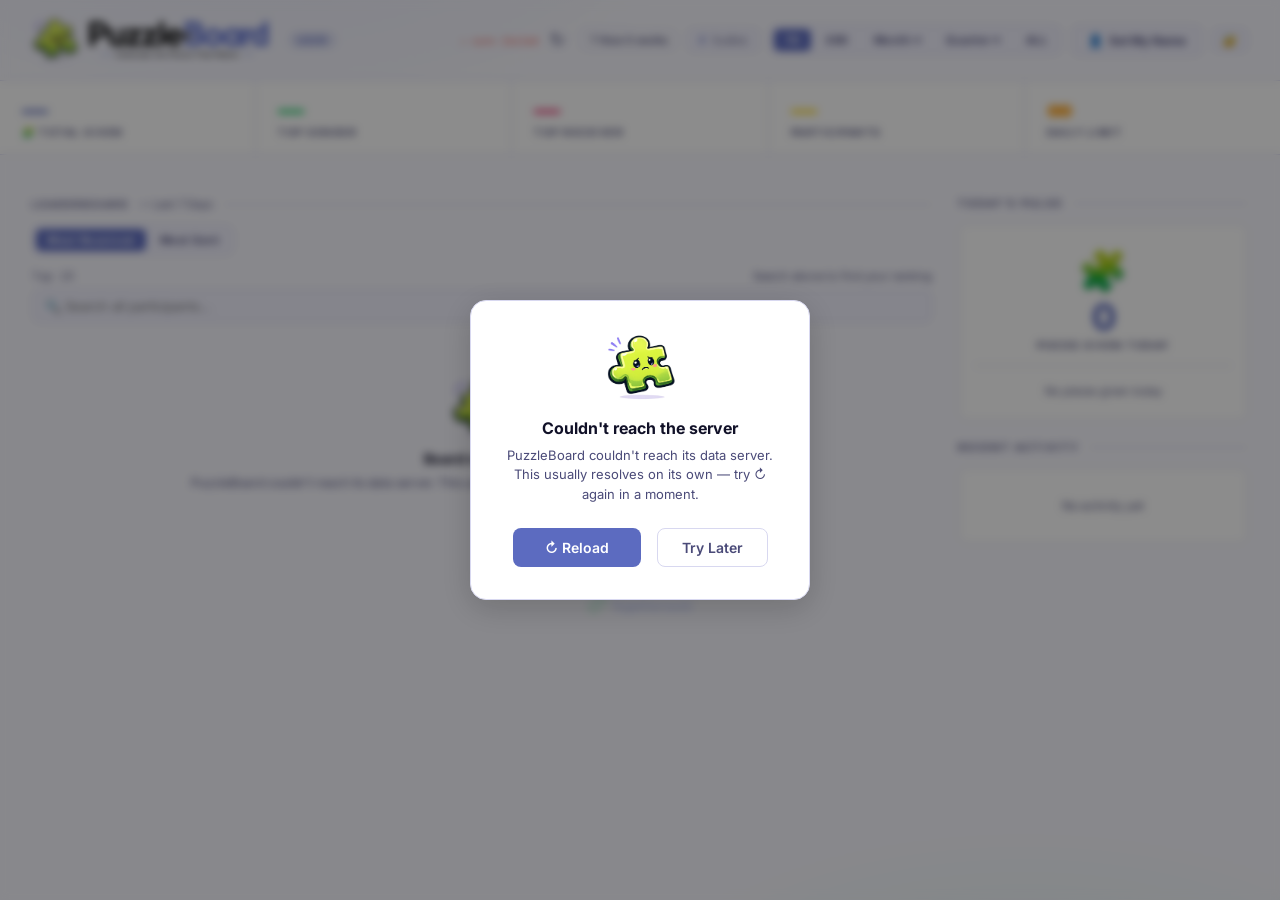
<file: index.html>
<!DOCTYPE html>
<html lang="en">
<head>
<meta charset="UTF-8">
<meta name="viewport" content="width=device-width, initial-scale=1.0">
<title>🧩 PuzzleBoard</title>
<link rel="stylesheet" href="puzzleboard.css">
<script src="xlsx.full.min.js"></script>
</head>
<body>

<!-- ══════════════════════════════════════════
     LOCK SCREEN (admin PIN)
═══════════════════════════════════════════ -->
<div id="lockScreen" style="display:none;">
  <div class="lock-card">
    <div class="lock-icon">🔐</div>
    <div class="lock-title">Admin Access</div>
    <div class="lock-sub">Enter your 6-digit PIN to access the admin portal.</div>
    <div class="pin-dots" id="pinDots">
      <div class="pin-dot" id="d0"></div>
      <div class="pin-dot" id="d1"></div>
      <div class="pin-dot" id="d2"></div>
      <div class="pin-dot" id="d3"></div>
      <div class="pin-dot" id="d4"></div>
      <div class="pin-dot" id="d5"></div>
    </div>
    <div class="pin-pad">
      <button class="pin-key" onclick="pinPress('1')">1</button>
      <button class="pin-key" onclick="pinPress('2')">2</button>
      <button class="pin-key" onclick="pinPress('3')">3</button>
      <button class="pin-key" onclick="pinPress('4')">4</button>
      <button class="pin-key" onclick="pinPress('5')">5</button>
      <button class="pin-key" onclick="pinPress('6')">6</button>
      <button class="pin-key" onclick="pinPress('7')">7</button>
      <button class="pin-key" onclick="pinPress('8')">8</button>
      <button class="pin-key" onclick="pinPress('9')">9</button>
      <button class="pin-key clear" onclick="pinClear()">Clear</button>
      <button class="pin-key" onclick="pinPress('0')">0</button>
      <button class="pin-key clear" onclick="pinBack()">⌫</button>
    </div>
    <div class="lock-error" id="pinError"></div>
    <button class="lock-back" onclick="hideLock()">← Back to user view</button>
  </div>
</div>

<!-- ══════════════════════════════════════════
     USER VIEW
═══════════════════════════════════════════ -->
<div class="view active" id="userView">

  <div class="app-header">
    <div class="logo">
      <div class="logo-icon" onclick="openModal('meetPatchModal')" style="cursor:pointer;" title="Meet Patch!"><img src="images/mascot_happy.png" alt="PuzzleBoard mascot" style="height:44px;width:auto;display:block;"></div>
      <div style="display:flex;align-items:center;gap:10px;">
        <img src="images/logo.png" alt="PuzzleBoard" style="height:40px;width:auto;display:block;">
        <span class="view-badge user">User</span>
      </div>
    </div>
    <div class="header-right">
      <div style="display:flex;align-items:center;gap:6px;">
        <span id="last-updated-label" style="font-size:10px;color:var(--muted);font-family:'DM Mono',monospace;white-space:nowrap;"></span>
        <button id="refresh-btn" onclick="forceRefresh()" title="Refresh data from server" style="background:none;border:none;cursor:pointer;font-size:18px;color:var(--muted);padding:4px 6px;border-radius:6px;transition:all 0.15s;line-height:1;" onmouseover="this.style.color='var(--accent)'" onmouseout="this.style.color='var(--muted)'">↻</button>
      </div>
      <button onclick="openModal('howItWorksModal')" style="background:none;border:none;cursor:pointer;font-size:11px;color:var(--muted);padding:3px 8px;border-radius:6px;border:1px solid var(--border);font-family:'Inter',sans-serif;font-weight:600;transition:all 0.15s;" onmouseover="this.style.color='var(--accent)';this.style.borderColor='var(--accent)'" onmouseout="this.style.color='var(--muted)';this.style.borderColor='var(--border)'">? How it works</button>
      <span class="channel-badge" id="u-channel">kudos</span>
      <div class="pill-group" id="u-period-group" style="position:relative;">
        <button class="pill active" id="pp-7d"  onclick="setPeriod(this,'7d')">7D</button>
        <button class="pill"        id="pp-30d" onclick="setPeriod(this,'30d')">30D</button>
        <div class="period-popover-wrap">
          <button class="pill" id="pp-month" onclick="togglePeriodPopover('month')">Month ▾</button>
          <div class="period-popover" id="popover-month">
            <div class="year-nav">
              <button class="year-nav-btn" onclick="shiftPickerYear(-1)">‹</button>
              <div class="year-label" id="picker-year-label">2025</div>
              <button class="year-nav-btn" onclick="shiftPickerYear(1)">›</button>
            </div>
            <div class="popover-title">Select Month</div>
            <div class="popover-grid" id="month-grid"></div>
          </div>
        </div>
        <div class="period-popover-wrap">
          <button class="pill" id="pp-quarter" onclick="togglePeriodPopover('quarter')">Quarter ▾</button>
          <div class="period-popover" id="popover-quarter">
            <div class="year-nav">
              <button class="year-nav-btn" onclick="shiftPickerYear(-1)">‹</button>
              <div class="year-label" id="picker-year-label-q">2025</div>
              <button class="year-nav-btn" onclick="shiftPickerYear(1)">›</button>
            </div>
            <div class="popover-title">Select Quarter</div>
            <div class="popover-grid" id="quarter-grid"></div>
          </div>
        </div>
        <button class="pill" id="pp-all" onclick="setPeriod(this,'all')">ALL</button>
      </div>
      <button class="btn btn-ghost" onclick="openIdentityModal(false)">👤 <span id="u-name-btn">Set My Name</span></button>
      <button class="btn btn-ghost btn-sm" onclick="showLock()" title="Admin Portal">🔐</button>
    </div>
  </div>

  <!-- Stats bar -->
  <div class="stats-bar">
    <div class="stat-cell"><div class="stat-value sv-purple" id="u-stat-total">—</div><div class="stat-label">🧩 Total Given</div></div>
    <div class="stat-cell"><div class="stat-value sv-mint"   id="u-stat-topsender">—</div><div class="stat-label">Top Sender</div></div>
    <div class="stat-cell"><div class="stat-value sv-pink"   id="u-stat-toprecv">—</div><div class="stat-label">Top Receiver</div></div>
    <div class="stat-cell"><div class="stat-value sv-gold"   id="u-stat-members">—</div><div class="stat-label">Participants</div></div>
    <div class="stat-cell"><div class="stat-value sv-warn"   id="u-stat-limit">∞</div><div class="stat-label">Daily Limit</div></div>
  </div>

  <!-- Kudos Spotlight -->
  <div id="u-spotlight-section" style="padding:16px 32px 0;max-width:1280px;margin:0 auto;">
    <div id="u-spotlight-card" style="
      background:var(--surface);
      border:1px solid var(--border);
      border-radius:14px;
      padding:20px 24px;
      position:relative;
      overflow:hidden;
      min-height:80px;
      display:flex;
      align-items:center;
      gap:16px;
    ">
      <img src="images/mascot_happy.png" alt="" id="spotlight-mascot" style="width:48px;height:auto;flex-shrink:0;transition:opacity 0.5s;">
      <div style="flex:1;min-width:0;">
        <div id="spotlight-text" style="font-size:15px;font-style:italic;color:var(--text);font-weight:500;margin-bottom:6px;transition:opacity 0.5s;white-space:nowrap;overflow:hidden;text-overflow:ellipsis;"></div>
        <div id="spotlight-meta" style="font-size:12px;color:var(--muted);transition:opacity 0.5s;"></div>
      </div>
      <div id="spotlight-progress" style="position:absolute;bottom:0;left:0;height:2px;background:var(--accent);opacity:0.4;width:100%;transform-origin:left;"></div>
    </div>
  </div>

  <!-- Milestone Notifications -->
  <div id="u-milestone-section" style="display:none;padding:16px 32px 0;max-width:1280px;margin:0 auto;position:relative;z-index:5;">
    <div style="display:grid;grid-template-columns:1fr 1fr;gap:20px;">
      <!-- Anniversaries & Milestones column -->
      <div>
        <div class="section-title" style="color:var(--anniversary);">🏆 Anniversaries & Milestones</div>
        <div id="ms-ann-today-label" class="ms-today-label" style="display:none;">🎉 Today</div>
        <div id="ms-ann-today"></div>
        <div id="ms-ann-upcoming-label" class="ms-upcoming-label" style="display:none;">📅 Next 7 Days</div>
        <div id="ms-ann-upcoming"></div>
        <div id="ms-ann-empty" style="display:none;font-size:12px;color:var(--muted);padding:10px 0;">No upcoming anniversaries</div>
      </div>
      <!-- Birthdays column -->
      <div>
        <div class="section-title" style="color:var(--birthday);">🎂 Birthdays</div>
        <div id="ms-bday-today-label" class="ms-today-label" style="display:none;">🎉 Today</div>
        <div id="ms-bday-today"></div>
        <div id="ms-bday-upcoming-label" class="ms-upcoming-label" style="display:none;">📅 Next 7 Days</div>
        <div id="ms-bday-upcoming"></div>
        <div id="ms-bday-empty" style="display:none;font-size:12px;color:var(--muted);padding:10px 0;">No upcoming birthdays</div>
      </div>
    </div>
  </div>

  <!-- Main -->
  <div class="main-layout">
    <div>
      <!-- My Status -->
      <div id="u-my-banner-wrap" style="display:none;">
        <div class="section-title">My Status</div>
        <div id="u-my-banner"></div>
        <div style="margin-bottom:20px;"></div>
      </div>

      <div class="section-title">Leaderboard <span id="u-period-display" style="color:var(--muted);font-weight:400;letter-spacing:0;text-transform:none;font-size:11px;"></span></div>
      <div class="sort-tabs">
        <button class="pill active" id="st-received" onclick="setSort(this,'received')">Most Received</button>
        <button class="pill" id="st-sent"     onclick="setSort(this,'sent')">Most Sent</button>
      </div>
      <div style="display:flex;justify-content:space-between;align-items:center;margin-bottom:6px;">
        <span id="lb-subtitle-left" style="font-size:11px;color:var(--muted);font-family:'DM Mono',monospace;">Top 15</span>
        <span id="lb-subtitle-right" style="font-size:11px;color:var(--muted);">Search above to find your ranking</span>
      </div>
      <div style="position:relative;margin-bottom:10px;">
        <input type="text" id="lb-search" placeholder="🔍 Search all participants…" oninput="renderUser()"
          style="width:100%;padding:8px 12px;border:1px solid var(--border);border-radius:8px;background:var(--surface2);color:var(--text);font-size:13px;font-family:'Inter',sans-serif;outline:none;box-sizing:border-box;">
      </div>
      <div class="lb-grid" id="u-leaderboard">
        <div class="empty-state">
          <div class="empty-emoji">🧩</div>
          <div class="empty-title">No puzzle pieces yet</div>
          <div class="empty-sub">Puzzle pieces are imported from Teams by an admin.<br>Check back once your channel has been synced.</div>
        </div>
      </div>
    </div>

    <div class="right-panel">
      <div>
        <div class="section-title">Today's Pulse</div>
        <div class="panel-card">
          <div class="puzzle-big-num">
            <div class="puzzle-icon">🧩</div>
            <div class="puzzle-count" id="u-today-count">0</div>
            <div class="puzzle-lbl">Pieces Given Today</div>
          </div>
          <div id="u-today-breakdown"></div>
        </div>
      </div>
      <div>
        <div class="section-title">Recent Activity</div>
        <div class="panel-card activity-feed" id="u-activity">
          <div style="text-align:center;padding:16px;color:var(--muted);font-size:12px;">No activity yet</div>
        </div>
      </div>
    </div>
  </div>
</div>

<!-- ══════════════════════════════════════════
     ADMIN VIEW
═══════════════════════════════════════════ -->
<div class="view" id="adminView">

  <div class="app-header" style="border-bottom-color: rgba(255,159,67,0.3);">
    <div class="logo">
      <div class="logo-icon" onclick="openModal('meetPatchModal')" style="cursor:pointer;" title="Meet Patch!"><img src="images/mascot_happy.png" alt="PuzzleBoard mascot" style="height:44px;width:auto;display:block;"></div>
      <div style="display:flex;align-items:center;gap:10px;">
        <img src="images/logo.png" alt="PuzzleBoard" style="height:40px;width:auto;display:block;">
        <span class="view-badge admin">Admin</span>
      </div>
    </div>
    <div class="header-right">
      <span class="channel-badge" id="a-channel">kudos</span>
      <button class="btn btn-ghost" onclick="switchToUser()">← User View</button>
      <button class="btn btn-admin" onclick="openAdminLogModal()">+ Log 🧩</button>
      <button class="btn btn-admin" onclick="openPatchBonusModal()" style="background:var(--accent3);border-color:var(--accent3);">⭐ Patch Bonus</button>
    </div>
  </div>

  <div class="admin-header-bar">
    ⚠ Admin Portal — changes here affect all users
  </div>

  <!-- All-Time Summary bar — always visible -->
  <div class="admin-summary-bar">
    <div class="stat-cell"><div class="stat-value sv-purple" id="a-sum-total">—</div><div class="stat-label">🧩 Total Given</div></div>
    <div class="stat-cell"><div class="stat-value sv-mint"   id="a-sum-sender">—</div><div class="stat-label">Top Sender</div></div>
    <div class="stat-cell"><div class="stat-value sv-pink"   id="a-sum-recvr">—</div><div class="stat-label">Top Receiver</div></div>
    <div class="stat-cell"><div class="stat-value sv-gold"   id="a-sum-members">—</div><div class="stat-label">Participants</div></div>
  </div>

  <!-- Tab bar -->
  <div class="admin-tabs-bar">
    <button class="admin-tab-btn active" id="atab-people-btn" onclick="switchAdminTab('people')">
      👥 People
    </button>
    <button class="admin-tab-btn" id="atab-settings-btn" onclick="switchAdminTab('settings')">
      ⚙ Settings
    </button>
    <button class="admin-tab-btn" id="atab-audit-btn" onclick="switchAdminTab('audit')">
      📋 Audit Log
    </button>
  </div>

  <!-- ── PEOPLE TAB ── -->
  <div class="admin-tab-panel active" id="atab-people">
    <div class="admin-layout">
      <div class="admin-card full">
        <div class="flex-between" style="margin-bottom:12px;">
          <div>
            <div class="admin-card-title">👥 Participants <span class="admin-badge">Member Management</span></div>
            <div class="admin-card-sub">Add people manually, sync from Teams, import from file, or remove members.</div>
          </div>
          <div class="flex-row" style="flex-wrap:wrap;gap:8px;">
            <button class="btn btn-ghost btn-sm" id="teamsSync-btn" onclick="syncFromTeams()">
              <span id="teamsSync-icon">☁</span> Sync from Teams
            </button>
            <button class="btn btn-ghost btn-sm" onclick="openFileImportModal()">⬆ Import from File</button>
            <button class="btn btn-admin btn-sm" onclick="openAddMember()">+ Add Person</button>
          </div>
        </div>

        <!-- Search bar -->
        <div class="member-search-wrap">
          <span class="member-search-icon">🔍</span>
          <input class="form-input" id="a-member-search" placeholder="Search participants by name or title…"
            oninput="filterMemberList(this.value)" />
        </div>

        <div id="a-member-list" class="member-list">
          <div style="text-align:center;padding:20px;color:var(--muted);font-size:12px;">No participants yet</div>
        </div>
      </div>
    </div>
  </div>

  <!-- ── SETTINGS TAB ── -->
  <div class="admin-tab-panel" id="atab-settings">
    <div class="admin-layout">

      <!-- ── Daily Limit ── -->
      <div class="admin-card">
        <div class="admin-card-title">⏱ Daily Send Limit <span class="admin-badge">Config</span></div>
        <div class="admin-card-sub">Cap how many 🧩 each person can give per calendar day. Excess pieces are excluded from all counts.</div>

        <div class="toggle-wrap">
          <div>
            <div class="toggle-label">Enforce Daily Limit</div>
            <div class="toggle-sub" id="a-limit-hint">Currently off — no cap enforced</div>
          </div>
          <button class="toggle-btn" id="a-limit-toggle" onclick="adminToggleLimit()"></button>
        </div>

        <div id="a-limit-fields" style="opacity:0.4;pointer-events:none;">
          <div class="form-group">
            <label class="form-label">Max pieces per person per day</label>
            <input class="form-input" type="number" id="a-limit-val" min="1" max="99" value="5" onchange="adminSaveLimit()" />
          </div>
          <div class="text-sm text-muted">
            Example: set to <strong style="color:var(--text)">3</strong> and someone who sends 5 pieces today will only have 3 counted.
          </div>
        </div>
      </div>

      <!-- ── Milestones ── -->
      <div class="admin-card">
        <div class="admin-card-title">🎂 Birthdays & Anniversaries <span class="admin-badge">Config</span></div>
        <div class="admin-card-sub">Auto-award bonus 🧩 on birthdays and work anniversaries. Set per-member dates in the People tab.</div>

        <div class="toggle-wrap" style="margin-bottom:10px;">
          <div>
            <div class="toggle-label">🎂 Birthday Bonuses</div>
            <div class="toggle-sub">Auto-award pieces on someone's birthday</div>
          </div>
          <button class="toggle-btn" id="a-bday-toggle" onclick="adminToggle('birthdayEnabled','a-bday-toggle')"></button>
        </div>
        <div class="form-group" id="a-bday-fields">
          <label class="form-label">Bonus pieces on birthday</label>
          <input class="form-input" type="number" id="a-bday-bonus" min="1" max="99" value="5" onchange="S.birthdayBonus=parseInt(this.value)||5;save();" style="width:100px;" />
        </div>

        <div class="divider"></div>

        <div class="toggle-wrap" style="margin-bottom:10px;">
          <div>
            <div class="toggle-label">🏆 Work Anniversary Bonuses</div>
            <div class="toggle-sub">Auto-award pieces on work anniversaries</div>
          </div>
          <button class="toggle-btn" id="a-ann-toggle" onclick="adminToggle('anniversaryEnabled','a-ann-toggle')"></button>
        </div>
        <div id="a-ann-fields" class="form-group">
          <label class="form-label">Bonus pieces on anniversary</label>
          <input class="form-input" type="number" id="a-ann-bonus" min="1" max="99" value="3" onchange="S.anniversaryBonus=parseInt(this.value)||3;save();" style="width:100px;" />
          <div class="text-sm text-muted mt8">Milestone years (1, 5, 10, 15, 20) get an additional</div>
          <div style="display:flex;align-items:center;gap:8px;margin-top:6px;">
            <input class="form-input" type="number" id="a-milestone-bonus" min="1" max="99" value="10" onchange="S.milestoneBonus=parseInt(this.value)||10;save();" style="width:100px;" />
            <span class="text-sm text-muted">extra pieces on top</span>
          </div>
        </div>
      </div>

      <!-- ── Board Settings ── -->
      <div class="admin-card">
        <div class="admin-card-title">⚙ Board Settings <span class="admin-badge">Config</span></div>
        <div class="admin-card-sub">General board configuration shown to all users.</div>

        <div class="form-group">
          <label class="form-label">Channel / Board Name</label>
          <input class="form-input" id="a-channel-name" placeholder="kudos" />
        </div>
        <div class="form-group">
          <label class="form-label">Admin PIN (4 digits)</label>
          <input class="form-input" type="password" id="a-pin-input" maxlength="6" placeholder="••••••" />
          <div class="text-sm text-muted mt8">Default is <strong style="color:var(--text)">1234</strong>. Change it here.</div>
        </div>

        <div class="divider"></div>

        <div class="admin-card-title" style="font-size:12px;margin-bottom:4px;">📊 Default View</div>
        <div class="text-sm text-muted" style="margin-bottom:12px;">What every user sees when they first open PuzzleBoard.</div>

        <div class="form-group">
          <label class="form-label">Default Period</label>
          <select class="form-select" id="a-default-period">
            <option value="7d">Last 7 Days</option>
            <option value="30d">Last 30 Days</option>
            <option value="all">All Time</option>
            <optgroup label="── Month ──">
              <option value="month:current">Current Month</option>
            </optgroup>
            <optgroup label="── Quarter ──">
              <option value="quarter:current-Q1">Current Quarter (auto)</option>
              <option value="quarter:current-Q1">Q1</option>
              <option value="quarter:current-Q2">Q2</option>
              <option value="quarter:current-Q3">Q3</option>
              <option value="quarter:current-Q4">Q4</option>
            </optgroup>
          </select>
          <div class="text-sm text-muted mt8" id="a-default-period-preview"></div>
        </div>

        <div class="form-group">
          <label class="form-label">Default Sort</label>
          <div style="display:flex;gap:6px;flex-wrap:wrap;">
            <button class="btn btn-ghost btn-sm" id="ds-received" onclick="setDefaultSort('received')">🔴 Most Received</button>
            <button class="btn btn-ghost btn-sm" id="ds-sent"     onclick="setDefaultSort('sent')">🟢 Most Sent</button>
            <button class="btn btn-ghost btn-sm" id="ds-total"    onclick="setDefaultSort('total')">⚡ Total</button>
          </div>
        </div>

        <button class="btn btn-admin btn-sm" onclick="adminSaveSettings()">Save Settings</button>
      </div>

      <!-- ── Data Management ── -->
      <div class="admin-card">
        <div class="admin-card-title">📦 Data Management <span class="admin-badge">Admin Only</span></div>
        <div class="admin-card-sub">Import messages, export, archive & reset counts.</div>

        <div id="storage-status" style="background:var(--surface2);border:1px solid var(--border);border-radius:6px;padding:8px 12px;font-size:11px;color:var(--muted);margin-bottom:14px;display:flex;align-items:center;gap:8px;">
          <span id="storage-dot" style="width:8px;height:8px;border-radius:50%;background:var(--border);flex-shrink:0;"></span>
          <span id="storage-label" style="flex:1;">Checking storage...</span>
          <button id="admin-refresh-btn" onclick="adminForceRefresh()" title="Reconnect to Supabase"
            style="background:none;border:1px solid var(--border);border-radius:5px;padding:2px 8px;font-size:11px;color:var(--muted);cursor:pointer;font-family:'Inter',sans-serif;transition:all 0.15s;"
            onmouseover="this.style.color='var(--accent)';this.style.borderColor='var(--accent)'"
            onmouseout="this.style.color='var(--muted)';this.style.borderColor='var(--border)'">↻ Reconnect</button>
        </div>

        <div class="form-group">
          <label class="form-label">Import Teams Messages</label>
          <textarea class="form-textarea" id="a-paste-import"
            placeholder="Paste Teams message history here. The parser finds 🧩 and also handles Teams text fallbacks like :puzzle_piece:, [puzzle piece], or (puzzle piece) if the emoji didn't copy correctly."
            style="min-height:80px;"
            oninput="previewPasteCount(this.value)"></textarea>
          <div id="a-paste-preview" style="font-size:11px;color:var(--muted);margin-top:5px;font-family:'DM Mono',monospace;min-height:16px;"></div>
        </div>
        <div class="flex-row mt8" style="flex-wrap:wrap;gap:8px;margin-bottom:16px;">
          <button class="btn btn-primary btn-sm" onclick="adminPasteImport()">Import Messages</button>
          <button class="btn btn-ghost btn-sm" onclick="importClick()">⬆ Import JSON</button>
        </div>
        <input type="file" id="importFile" accept=".json" style="display:none" onchange="importJSON(event)" />

        <div class="form-group" style="margin-top:12px;">
          <label class="form-label">📊 Import from Power Automate Spreadsheet</label>
          <div style="font-size:11px;color:var(--muted);margin-bottom:8px;">Upload the Excel file exported by Power Automate. Sender, recipient, date and emoji count are extracted automatically.</div>
          <div class="flex-row" style="gap:8px;align-items:center;">
            <button class="btn btn-ghost btn-sm" onclick="document.getElementById('xlsxImportFile').click()">⬆ Choose Spreadsheet</button>
            <span id="xlsx-import-filename" style="font-size:11px;color:var(--muted);">No file chosen</span>
          </div>
          <input type="file" id="xlsxImportFile" accept=".xlsx,.xls" style="display:none" onchange="handleXlsxFileSelect(this)" />
        </div>

        <div class="divider"></div>

        <div style="display:flex;flex-direction:column;gap:8px;margin-top:12px;">
          <button class="btn btn-ghost btn-sm" onclick="exportData()" style="justify-content:flex-start;">
            ⬇ Export Full JSON — download everything
          </button>
          <button class="btn btn-admin btn-sm" onclick="openArchiveModal()" style="justify-content:flex-start;">
            📦 Archive Period & Reset — export then clear counts
          </button>
          <button class="btn btn-danger btn-sm" onclick="confirmClearAll()" style="justify-content:flex-start;">
            ✕ Delete All Records Permanently — no export
          </button>
        </div>

        <div id="a-archive-list" style="margin-top:16px;"></div>
      </div>

    </div>
  </div>

  <!-- ── AUDIT LOG TAB ── -->
  <div class="admin-tab-panel" id="atab-audit">
    <div class="admin-layout">
      <div class="admin-card full">
        <div class="admin-card-title">📋 Audit Log</div>
        <div class="admin-card-sub" style="margin-bottom:14px;">Full history of all entries. Search by name or note, filter by type.</div>
        <div style="display:flex;gap:8px;margin-bottom:10px;flex-wrap:wrap;">
          <input type="text" id="audit-search" placeholder="Search sender, recipient or note…" oninput="renderAuditLog()"
            style="flex:1;min-width:160px;padding:7px 10px;border:1px solid var(--border);border-radius:6px;background:var(--surface2);color:var(--text);font-size:12px;font-family:'Inter',sans-serif;outline:none;">
          <select id="audit-filter" onchange="renderAuditLog()"
            style="padding:7px 10px;border:1px solid var(--border);border-radius:6px;background:var(--surface2);color:var(--text);font-size:12px;font-family:'Inter',sans-serif;outline:none;">
            <option value="all">All entries</option>
            <option value="bonus">Patch bonuses only</option>
            <option value="regular">Regular kudos only</option>
          </select>
        </div>
        <div style="border:1px solid var(--border);border-radius:8px;overflow:hidden;">
          <div style="max-height:480px;overflow-y:auto;font-size:11px;">
            <table style="width:100%;border-collapse:collapse;">
              <thead style="position:sticky;top:0;background:var(--surface3);z-index:1;">
                <tr>
                  <th style="padding:8px 12px;text-align:left;font-weight:700;color:var(--muted);border-bottom:1px solid var(--border);">Date</th>
                  <th style="padding:8px 12px;text-align:left;font-weight:700;color:var(--muted);border-bottom:1px solid var(--border);">From</th>
                  <th style="padding:8px 12px;text-align:left;font-weight:700;color:var(--muted);border-bottom:1px solid var(--border);">To</th>
                  <th style="padding:8px 12px;text-align:center;font-weight:700;color:var(--muted);border-bottom:1px solid var(--border);">🧩</th>
                  <th style="padding:8px 12px;text-align:left;font-weight:700;color:var(--muted);border-bottom:1px solid var(--border);">Note</th>
                </tr>
              </thead>
              <tbody id="audit-log-body"></tbody>
            </table>
          </div>
          <div id="audit-log-footer" style="padding:6px 12px;font-size:10px;color:var(--muted);border-top:1px solid var(--border);background:var(--surface2);"></div>
        </div>
      </div>
    </div>
  </div>

</div>

<!-- ══════════════════════════════════════════
     USER: IDENTITY SELECT MODAL
═══════════════════════════════════════════ -->
<div class="modal-overlay" id="identityModal" onclick="maybeCloseIdentity(event)">
  <div class="modal">
    <div style="text-align:center;margin-bottom:8px;">
      <img src="images/csrep_mascot.png" alt="Patch" style="width:80px;height:auto;">
    </div>
    <div class="modal-title">👋 Who are you?</div>
    <div class="modal-sub">Select your name to see your personal stats. You'll be asked each time you open PuzzleBoard.</div>
    <div style="position:relative;margin-bottom:12px;">
      <span style="position:absolute;left:11px;top:50%;transform:translateY(-50%);color:var(--muted);font-size:15px;pointer-events:none;">🔍</span>
      <input
        class="form-input"
        id="identity-search"
        placeholder="Search by first or last name…"
        autocomplete="off"
        oninput="filterIdentityList(this.value)"
        style="padding-left:34px;"
      />
    </div>
    <div class="identity-select" id="identity-list"></div>
    <div id="identity-no-results" style="display:none;text-align:center;padding:20px;color:var(--muted);font-size:12px;">No matches found</div>
    <div class="modal-actions">
      <button class="btn btn-ghost" id="identity-skip-btn" onclick="skipIdentity()" style="display:none;">Skip for now</button>
    </div>
  </div>
</div>

<!-- ══════════════════════════════════════════
     ADMIN: TEAMS SYNC MODAL
═══════════════════════════════════════════ -->
<div class="modal-overlay" id="teamsSyncModal" onclick="maybeClose(event,'teamsSyncModal')">
  <div class="modal">
    <div class="modal-title">☁ Sync Participants from Teams</div>
    <div class="modal-sub">The M365 connector runs inside Claude's chat session, not inside this artifact — so sync works as a two-step process.</div>

    <div style="display:flex;flex-direction:column;gap:12px;margin-bottom:18px;">

      <div style="background:var(--surface3);border:1px solid var(--border);border-radius:8px;padding:14px 16px;display:flex;gap:14px;align-items:flex-start;">
        <div style="font-size:22px;line-height:1;flex-shrink:0;">1️⃣</div>
        <div>
          <div style="font-size:13px;font-weight:700;margin-bottom:4px;">Ask Claude to sync</div>
          <div style="font-size:12px;color:var(--muted);line-height:1.5;margin-bottom:10px;">Copy the prompt below and send it in the chat above this artifact.</div>
          <div style="background:var(--bg);border:1px solid var(--border);border-radius:6px;padding:10px 12px;font-family:'DM Mono',monospace;font-size:11px;color:var(--accent3);line-height:1.6;position:relative;">
            Sync Teams participants for PuzzleBoard. Search recent Teams chat messages and return a JSON object like: {"names": ["Full Name", "Full Name"]}. Only return the JSON, no other text.
            <button onclick="copyPrompt()" style="position:absolute;top:6px;right:6px;background:var(--surface2);border:1px solid var(--border);border-radius:4px;padding:3px 8px;font-size:10px;font-family:'Syne',sans-serif;font-weight:700;color:var(--muted);cursor:pointer;" id="copy-prompt-btn">Copy</button>
          </div>
        </div>
      </div>

      <div style="background:var(--surface3);border:1px solid var(--border);border-radius:8px;padding:14px 16px;display:flex;gap:14px;align-items:flex-start;">
        <div style="font-size:22px;line-height:1;flex-shrink:0;">2️⃣</div>
        <div style="flex:1;">
          <div style="font-size:13px;font-weight:700;margin-bottom:4px;">Paste Claude's response here</div>
          <div style="font-size:12px;color:var(--muted);line-height:1.5;margin-bottom:10px;">Claude will return a JSON list of names. Paste it below.</div>
          <textarea class="form-textarea" id="teams-sync-paste" style="min-height:80px;font-family:'DM Mono',monospace;font-size:12px;" placeholder='{"names": ["Kyle Mitchell", "Sarah Johnson", ...]}'></textarea>
        </div>
      </div>

    </div>

    <div class="modal-actions">
      <button class="btn btn-ghost" onclick="closeModal('teamsSyncModal')">Cancel</button>
      <button class="btn btn-admin" onclick="applyTeamsSyncJSON()">Import Names</button>
    </div>
  </div>
</div>

<!-- ══════════════════════════════════════════
     ADMIN: LOG MODAL (full sender control)
═══════════════════════════════════════════ -->
<div class="modal-overlay" id="adminLogModal" onclick="maybeClose(event,'adminLogModal')">
  <div class="modal">
    <div class="modal-title">Log Puzzle Piece — Admin 🧩</div>
    <div class="modal-sub">Full control: choose any sender and recipient.</div>
    <div class="form-row">
      <div class="form-group">
        <label class="form-label">From (Sender)</label>
        <div style="position:relative;">
          <input class="form-input" type="text" id="al-sender-search" placeholder="Search name…" oninput="filterAlField('sender',this.value)" autocomplete="off" />
          <div id="al-sender-dropdown" style="display:none;position:absolute;top:100%;left:0;right:0;background:var(--surface);border:1px solid var(--border);border-radius:8px;max-height:160px;overflow-y:auto;z-index:999;box-shadow:0 4px 12px rgba(0,0,0,0.12);"></div>
          <input type="hidden" id="al-sender" value="" />
        </div>
      </div>
      <div class="form-group">
        <label class="form-label">To (Recipient)</label>
        <div style="position:relative;">
          <input class="form-input" type="text" id="al-recipient-search" placeholder="Search name…" oninput="filterAlField('recipient',this.value)" autocomplete="off" />
          <div id="al-recipient-dropdown" style="display:none;position:absolute;top:100%;left:0;right:0;background:var(--surface);border:1px solid var(--border);border-radius:8px;max-height:160px;overflow-y:auto;z-index:999;box-shadow:0 4px 12px rgba(0,0,0,0.12);"></div>
          <input type="hidden" id="al-recipient" value="" />
        </div>
      </div>
    </div>
    <div class="form-row">
      <div class="form-group">
        <label class="form-label">Count</label>
        <input class="form-input" type="number" id="al-count" value="1" min="1" max="99" />
      </div>
      <div class="form-group">
        <label class="form-label">Date</label>
        <input class="form-input" type="date" id="al-date" />
      </div>
    </div>
    <div class="form-group">
      <label class="form-label">Note (optional)</label>
      <input class="form-input" id="al-note" placeholder="Context for this recognition" />
    </div>
    <div class="modal-actions">
      <button class="btn btn-ghost" onclick="closeModal('adminLogModal')">Cancel</button>
      <button class="btn btn-admin" onclick="submitAdminLog()">Log 🧩</button>
    </div>
  </div>
</div>

<!-- ══════════════════════════════════════════
     ADMIN: ADD MEMBER MODAL
═══════════════════════════════════════════ -->
<!-- ══════════════════════════════════════════
     ADMIN: PATCH BONUS MODAL
═══════════════════════════════════════════ -->
<div class="modal-overlay" id="patchBonusModal" onclick="maybeClose(event,'patchBonusModal')">
  <div class="modal">
    <div style="display:flex;align-items:center;gap:12px;margin-bottom:4px;">
      <img src="images/mascot_happy.png" alt="Patch" style="width:40px;height:auto;">
      <div class="modal-title" style="margin-bottom:0;">Patch Bonus Award ⭐</div>
    </div>
    <div class="modal-sub">Patch will personally deliver these bonus pieces — they won't count against anyone's daily limit.</div>
    <div class="form-group">
      <label class="form-label">Recipient</label>
      <div style="position:relative;">
        <input class="form-input" type="text" id="pb-recipient-search" placeholder="Search name…" oninput="filterPbRecipient(this.value)" autocomplete="off" />
        <div id="pb-recipient-dropdown" style="display:none;position:absolute;top:100%;left:0;right:0;background:var(--surface);border:1px solid var(--border);border-radius:8px;max-height:180px;overflow-y:auto;z-index:999;box-shadow:0 4px 12px rgba(0,0,0,0.12);"></div>
        <input type="hidden" id="pb-recipient" value="" />
      </div>
    </div>
    <div class="form-row">
      <div class="form-group">
        <label class="form-label">Pieces</label>
        <input class="form-input" type="number" id="pb-count" value="1" min="1" max="99" />
      </div>
      <div class="form-group">
        <label class="form-label">Date</label>
        <input class="form-input" type="date" id="pb-date" />
      </div>
    </div>
    <div class="form-group">
      <label class="form-label">Reason <span style="color:var(--danger);">*</span></label>
      <input class="form-input" id="pb-reason" placeholder="e.g. Outstanding performance on Q2 project" />
    </div>
    <div class="modal-actions">
      <button class="btn btn-ghost" onclick="closeModal('patchBonusModal')">Cancel</button>
      <button class="btn btn-admin" onclick="submitPatchBonus()" style="background:var(--accent3);border-color:var(--accent3);">⭐ Award Bonus</button>
    </div>
  </div>
</div>

<!-- ══════════════════════════════════════════
     ADMIN: FILE IMPORT MODAL
═══════════════════════════════════════════ -->
<div class="modal-overlay" id="fileImportModal" onclick="maybeClose(event,'fileImportModal')">
  <div class="modal" style="width:620px;max-width:96vw;">
    <div class="modal-title">⬆ Import Participants from File</div>
    <div class="modal-sub">Upload a CSV or Excel file. Map the columns below, preview the results, then import. Existing members won't be duplicated.</div>

    <!-- Step 1: Upload -->
    <div class="import-step" id="fi-step1">
      <div class="import-step-title"><div class="step-num">1</div> Upload your file</div>
      <div class="drop-zone" id="fi-dropzone"
        onclick="document.getElementById('fi-file-input').click()"
        ondragover="fiDragOver(event)" ondragleave="fiDragLeave(event)" ondrop="fiDrop(event)">
        <div class="drop-zone-icon">📄</div>
        <div class="drop-zone-text">Click to browse or drag & drop</div>
        <div class="drop-zone-sub">Supports .csv, .xlsx, .xls · Max 5MB</div>
      </div>
      <input type="file" id="fi-file-input" accept=".csv,.xlsx,.xls" style="display:none" onchange="fiFileSelected(event)" />
      <div id="fi-file-name" style="margin-top:8px;font-size:11px;color:var(--muted);font-family:'DM Mono',monospace;display:none;"></div>
    </div>

    <!-- Step 2: Map columns -->
    <div class="import-step" id="fi-step2" style="display:none;">
      <div class="import-step-title"><div class="step-num">2</div> Map columns</div>
      <div style="font-size:11px;color:var(--muted);margin-bottom:10px;">
        Select which columns in your file map to each field. Only <strong style="color:var(--text)">Full Name</strong> is required.
      </div>
      <div id="fi-column-mapper"></div>
    </div>

    <!-- Step 3: Preview -->
    <div class="import-step" id="fi-step3" style="display:none;">
      <div class="import-step-title"><div class="step-num">3</div> Preview <span id="fi-preview-count" style="color:var(--muted);font-size:11px;font-weight:400;"></span></div>
      <div class="preview-scroll">
        <table class="preview-table">
          <thead><tr>
            <th>Name</th><th>Title</th><th>🎂 Birthday</th><th>🏆 Hire Date</th><th>Status</th>
          </tr></thead>
          <tbody id="fi-preview-body"></tbody>
        </table>
      </div>
    </div>

    <div class="modal-actions">
      <button class="btn btn-ghost" onclick="closeModal('fileImportModal')">Cancel</button>
      <button class="btn btn-ghost btn-sm" onclick="fiReset()">↺ Start Over</button>
      <button class="btn btn-admin" id="fi-import-btn" style="display:none;" onclick="fiRunImport()">Import Participants</button>
    </div>
  </div>
</div>

<div class="modal-overlay" id="addMemberModal" onclick="maybeClose(event,'addMemberModal')">
  <div class="modal" style="width:400px;">
    <div class="modal-title">Add Participant</div>
    <div class="modal-sub">Add a new person to the PuzzleBoard participant list.</div>
    <div class="form-group">
      <label class="form-label">Full Name</label>
      <input class="form-input" id="new-member-name" placeholder="Sarah Johnson" />
    </div>
    <div class="form-group">
      <label class="form-label">Title / Role (optional)</label>
      <input class="form-input" id="new-member-title" placeholder="Support Engineer" />
    </div>
    <div class="form-row">
      <div class="form-group">
        <label class="form-label">🎂 Birthday (MM-DD, no year)</label>
        <input class="form-input" id="new-member-bday" placeholder="06-15" maxlength="5" />
      </div>
      <div class="form-group">
        <label class="form-label">🏆 Hire Date (YYYY-MM-DD)</label>
        <input class="form-input" type="date" id="new-member-hire" />
      </div>
    </div>
    <div class="text-sm text-muted" style="margin-top:-8px;margin-bottom:14px;">These power automatic bonus 🧩 awards. Both are optional.</div>
    <div class="modal-actions">
      <button class="btn btn-ghost" onclick="closeModal('addMemberModal')">Cancel</button>
      <button class="btn btn-admin" onclick="submitAddMember()">Add Person</button>
    </div>
  </div>
</div>

<!-- ══════════════════════════════════════════
     ADMIN: RECORDS MODAL
═══════════════════════════════════════════ -->
<div class="modal-overlay" id="recordsModal" onclick="maybeClose(event,'recordsModal')">
  <div class="modal" style="width:780px;max-width:96vw;">
    <div style="display:flex;align-items:center;justify-content:space-between;margin-bottom:4px;">
      <div class="modal-title" id="records-modal-title">🧩 Records</div>
      <button class="btn btn-ghost btn-sm" onclick="closeModal('recordsModal')">✕ Close</button>
    </div>
    <div class="modal-sub">All puzzle piece records for this person. Edit or delete individual entries. Bonus entries cannot be edited.</div>
    <div class="records-scroll">
      <table class="records-table">
        <thead>
          <tr>
            <th>Type</th>
            <th>From</th>
            <th>To</th>
            <th>Pieces</th>
            <th>Date</th>
            <th>Note</th>
            <th></th>
          </tr>
        </thead>
        <tbody id="records-table-body">
        </tbody>
      </table>
    </div>
  </div>
</div>

<!-- ══════════════════════════════════════════
     ADMIN: EDIT MEMBER MODAL
═══════════════════════════════════════════ -->
<div class="modal-overlay" id="editMemberModal" onclick="maybeClose(event,'editMemberModal')">
  <div class="modal" style="width:480px;">
    <div class="modal-title">Edit Participant</div>
    <div class="modal-sub">Update name, title, birthday, or hire date.</div>
    <input type="hidden" id="edit-member-orig" />
    <div class="form-group">
      <label class="form-label">Full Name</label>
      <input class="form-input" id="edit-member-name" placeholder="Sarah Johnson" />
    </div>
    <div class="form-group">
      <label class="form-label">Title / Role (optional)</label>
      <input class="form-input" id="edit-member-title" placeholder="Support Engineer" />
    </div>
    <div class="form-row">
      <div class="form-group">
        <label class="form-label">🎂 Birthday (MM-DD)</label>
        <input class="form-input" id="edit-member-bday" placeholder="06-15" maxlength="5" />
      </div>
      <div class="form-group">
        <label class="form-label">🏆 Hire Date (YYYY-MM-DD)</label>
        <input class="form-input" type="date" id="edit-member-hire" />
      </div>
    </div>
    <div class="modal-actions">
      <button class="btn btn-ghost" onclick="closeModal('editMemberModal')">Cancel</button>
      <button class="btn btn-admin" onclick="submitEditMember()">Save Changes</button>
    </div>
  </div>
</div>

<!-- ══════════════════════════════════════════
     ADMIN: ARCHIVE MODAL
═══════════════════════════════════════════ -->
<div class="modal-overlay" id="archiveModal" onclick="maybeClose(event,'archiveModal')">
  <div class="modal" style="width:480px;">
    <div class="modal-title">📦 Archive Period & Reset</div>
    <div class="modal-sub">Give this period a name, then export it and clear all counts. Members, settings, and milestone dates are kept. This cannot be undone after clearing.</div>

    <div class="form-group">
      <label class="form-label">Period Label</label>
      <input class="form-input" id="archive-label" placeholder="e.g. Q2 2025, June, H1 2025" />
    </div>

    <div id="archive-preview" style="background:var(--surface3);border:1px solid var(--border);border-radius:8px;padding:12px 14px;font-size:12px;color:var(--muted);margin-bottom:4px;">
      Loading preview…
    </div>

    <div style="background:rgba(255,77,109,0.08);border:1px solid rgba(255,77,109,0.25);border-radius:6px;padding:10px 13px;font-size:11px;color:var(--danger);font-weight:700;margin-top:12px;">
      ⚠ After archiving, all current puzzle piece counts will be reset to zero on the leaderboard. The exported file is your only copy.
    </div>

    <div class="modal-actions">
      <button class="btn btn-ghost" onclick="closeModal('archiveModal')">Cancel</button>
      <button class="btn btn-admin" onclick="runArchive()">⬇ Export & Reset</button>
    </div>
  </div>
</div>

<!-- ══════════════════════════════════════════
     CONFIRM DIALOG
═══════════════════════════════════════════ -->
<div class="confirm-overlay" id="confirmOverlay">
  <div class="confirm-box">
    <div class="confirm-icon" id="confirm-icon">⚠️</div>
    <div class="confirm-title" id="confirm-title">Are you sure?</div>
    <div class="confirm-msg" id="confirm-msg">This action cannot be undone.</div>
    <div class="confirm-actions">
      <button class="btn btn-ghost" onclick="closeConfirm()">Cancel</button>
      <button class="btn btn-danger" id="confirm-ok" onclick="">Confirm</button>
    </div>
  </div>
</div>
<!-- Meet Patch Modal -->
<div id="meetPatchModal" class="modal-overlay" onclick="if(event.target===this)closeModal('meetPatchModal')">
  <div class="modal" style="max-width:380px;text-align:center;">
    <img src="images/waving_mascot.png" alt="Patch waving" style="width:110px;height:auto;margin-bottom:4px;">
    <div style="font-size:22px;font-weight:800;color:var(--text);margin-bottom:12px;">Hi, I'm Patch!</div>
    <p style="font-size:14px;color:var(--muted);line-height:1.7;margin-bottom:24px;">I'm your cheerful puzzle-piece friend who helps teammates celebrate one another. I know that every person brings a unique piece to the picture, and when great work is recognized, everyone fits together a little better.</p>
    <button onclick="closeModal('meetPatchModal')" class="btn btn-primary">Nice to meet you, Patch!</button>
  </div>
</div>

<!-- How It Works Modal -->
<div id="howItWorksModal" class="modal-overlay" onclick="if(event.target===this)closeModal('howItWorksModal')">
  <div class="modal" style="max-width:420px;">
    <div style="text-align:center;margin-bottom:12px;"><img src="images/laptop_mascot.png" alt="Patch at a laptop" style="width:80px;height:auto;"></div>
    <div style="font-size:20px;font-weight:800;color:var(--text);margin-bottom:16px;">How does PuzzleBoard work?</div>
    <div style="font-size:13px;color:var(--muted);line-height:1.8;">
      <p style="margin-bottom:12px;"><strong style="color:var(--text);">Give recognition</strong><br>Post a message in the kudos Teams channel tagging a teammate with <strong>@Name</strong> and include a 🧩 puzzle piece emoji. Each 🧩 is one piece of recognition.</p>
      <p style="margin-bottom:12px;"><strong style="color:var(--text);">See the leaderboard</strong><br>Patch scurries around behind the scenes collecting kudos from the channel and keeping the board up to date. Search by name or browse the top 15 to see who's been celebrated.</p>
      <p style="margin-bottom:12px;"><strong style="color:var(--text);">Your status</strong><br>Select your name to see your personal stats — how many pieces you've sent and received, your rank, and your daily sending limit.</p>
      <p style="margin-bottom:12px;"><strong style="color:var(--text);">Daily limits 🎯</strong><br>Each person can send a limited number of pieces per day. This isn't about restricting generosity — it's about making each piece of recognition meaningful. When pieces are plentiful they lose their impact, but when they're intentional they carry real weight. It's not about how many you give, it's about who you choose to celebrate.</p>
      <p style="margin-bottom:12px;"><strong style="color:var(--text);">Patch's bonuses 🎂</strong><br>Patch automatically awards bonus pieces for birthdays, work anniversaries, and milestones — they never miss a celebration!</p>
      <p style="margin-bottom:0;"><strong style="color:var(--text);">Special awards ⭐</strong><br>Sometimes Patch delivers extra pieces for outstanding moments — keep an eye on the board, you never know when they might show up with something special!</p>
    </div>
    <div style="margin-top:20px;text-align:center;">
      <button onclick="closeModal('howItWorksModal')" class="btn btn-primary">Got it!</button>
    </div>
  </div>
</div>

<script src="puzzleboard.js"></script>

<!-- Loading overlay -->
<div id="loading-overlay" style="
  display:none;
  position:fixed;inset:0;
  background:rgba(0,0,0,0.45);
  backdrop-filter:blur(4px);
  z-index:9999;
  flex-direction:column;
  align-items:center;
  justify-content:center;
  gap:16px;
">
  <img id="loading-overlay-spinner" src="images/mascot_happy.png" alt="" style="width:80px;height:auto;animation:bounce 0.8s ease-in-out infinite;">
  <div id="loading-overlay-text" style="color:var(--text);font-family:'Inter',sans-serif;font-size:14px;font-weight:600;letter-spacing:0.02em;text-align:center;line-height:1.5;">Refreshing data…</div>
</div>
  <div style="text-align:center;padding:24px 0 16px;opacity:0.25;transition:opacity 0.2s;" onmouseover="this.style.opacity='0.45'" onmouseout="this.style.opacity='0.25'">
    <img src="images/twlogo.png" alt="Togetherwork" style="height:20px;width:auto;">
  </div>

</body>
</html>
</file>
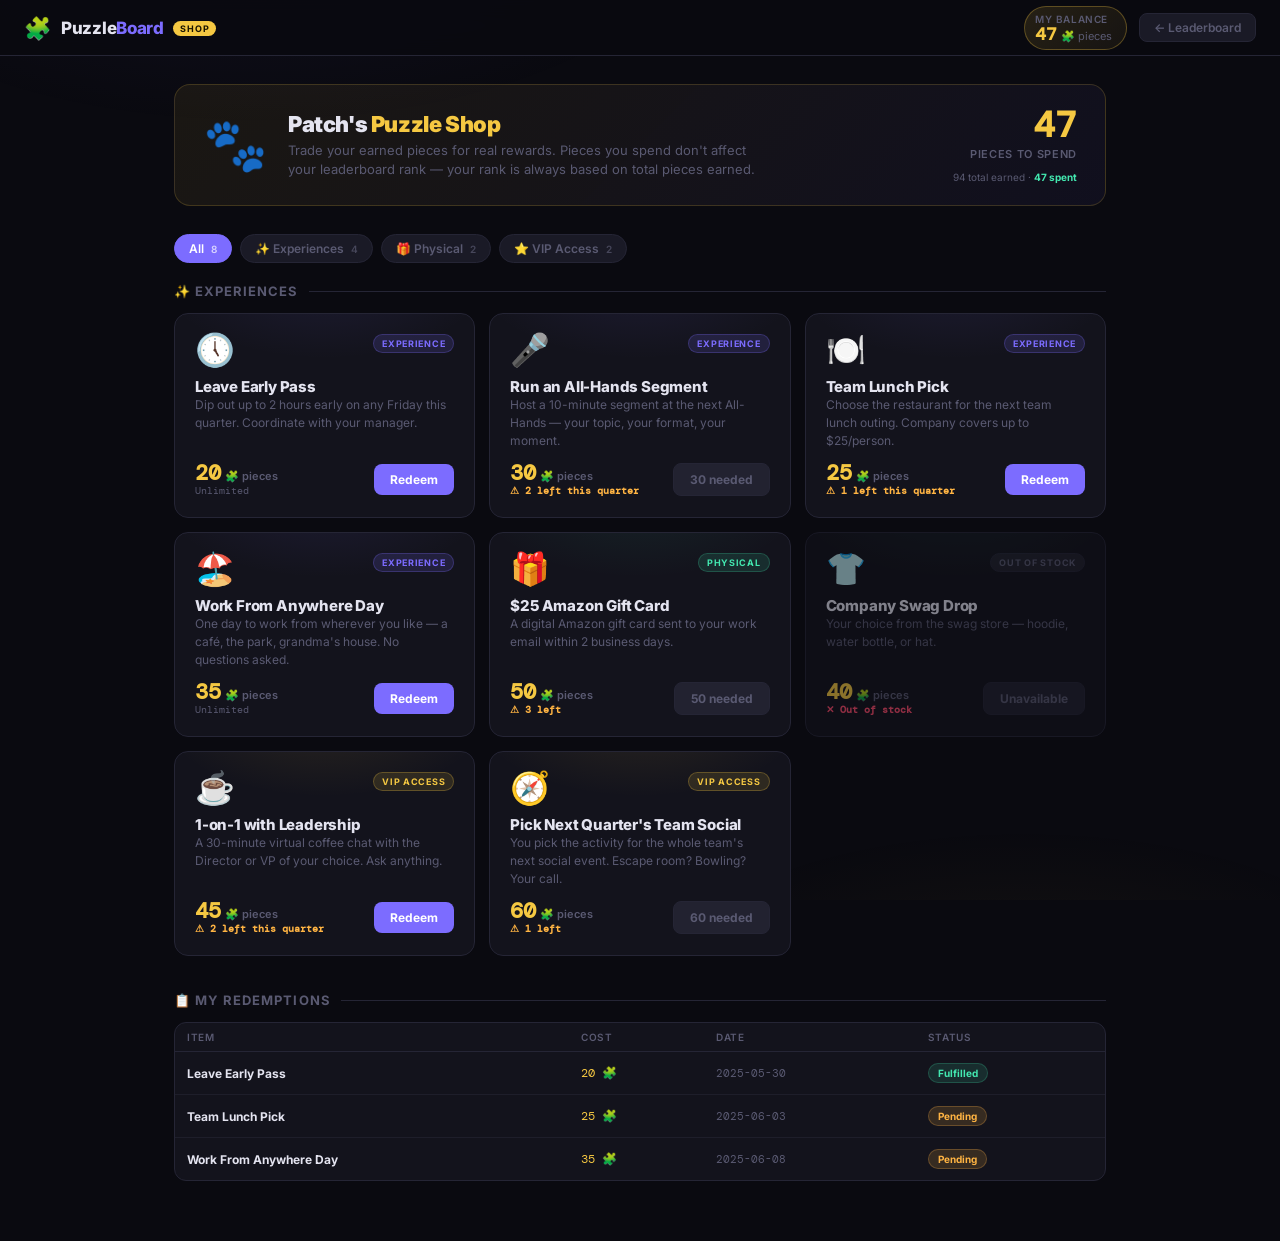
<file: puzzleboard_store_mockup.html>
<!DOCTYPE html>
<html lang="en">
<head>
<meta charset="UTF-8">
<meta name="viewport" content="width=device-width, initial-scale=1.0">
<title>🧩 PuzzleBoard — Patch's Shop</title>
<style>
@import url('https://fonts.googleapis.com/css2?family=Inter:wght@400;500;600;700;800;900&family=DM+Mono:wght@400;500&display=swap');

:root {
  --bg: #0a0a10;
  --surface: #13131c;
  --surface2: #1a1a26;
  --surface3: #222230;
  --border: #252535;
  --accent: #7c6cff;
  --accent-glow: rgba(124,108,255,0.18);
  --accent2: #ff6b9d;
  --accent3: #43e8b0;
  --warn: #ffb443;
  --text: #e4e4f0;
  --muted: #5a5a72;
  --danger: #ff4d6d;
  --shop-gold: #f5c842;
  --shop-gold-glow: rgba(245,200,66,0.12);
}

* { box-sizing: border-box; margin: 0; padding: 0; }

body {
  background: var(--bg);
  color: var(--text);
  font-family: 'Inter', sans-serif;
  min-height: 100vh;
  overflow-x: hidden;
}

body::before {
  content: '';
  position: fixed; inset: 0;
  background:
    radial-gradient(ellipse 60% 40% at 20% -10%, rgba(124,108,255,0.07) 0%, transparent 60%),
    radial-gradient(ellipse 50% 30% at 80% 110%, rgba(245,200,66,0.05) 0%, transparent 60%);
  pointer-events: none; z-index: 0;
}

/* ── Header ── */
.app-header {
  position: sticky; top: 0; z-index: 100;
  background: rgba(10,10,16,0.85);
  backdrop-filter: blur(12px);
  border-bottom: 1px solid var(--border);
  padding: 0 24px;
  height: 56px;
  display: flex; align-items: center; justify-content: space-between;
}

.logo { display: flex; align-items: center; gap: 10px; }
.logo-icon { font-size: 22px; }
.logo-text { font-size: 17px; font-weight: 800; letter-spacing: -0.3px; }
.logo-text em { font-style: normal; color: var(--accent); }
.view-badge {
  font-size: 9px; font-weight: 700; letter-spacing: 0.08em; text-transform: uppercase;
  background: var(--shop-gold); color: #1a1400;
  padding: 2px 7px; border-radius: 20px; margin-left: 6px; vertical-align: middle;
}

.header-right { display: flex; align-items: center; gap: 12px; }

/* ── Balance chip ── */
.balance-chip {
  display: flex; align-items: center; gap: 8px;
  background: linear-gradient(135deg, rgba(245,200,66,0.12), rgba(245,200,66,0.06));
  border: 1px solid rgba(245,200,66,0.3);
  border-radius: 30px; padding: 6px 14px 6px 10px;
  cursor: default;
}
.balance-chip .bal-label { font-size: 10px; color: var(--muted); font-weight: 600; text-transform: uppercase; letter-spacing: 0.06em; }
.balance-chip .bal-amount { font-size: 18px; font-weight: 900; color: var(--shop-gold); font-family: 'DM Mono', monospace; line-height: 1; }
.balance-chip .bal-unit { font-size: 11px; color: var(--muted); }

.nav-btn {
  background: var(--surface2); border: 1px solid var(--border);
  color: var(--muted); font-size: 12px; font-weight: 600; font-family: 'Inter', sans-serif;
  padding: 6px 14px; border-radius: 8px; cursor: pointer; transition: all 0.15s;
}
.nav-btn:hover { color: var(--text); border-color: var(--accent); }

/* ── Main layout ── */
.page { max-width: 980px; margin: 0 auto; padding: 28px 24px 60px; position: relative; z-index: 1; }

/* ── Shop hero ── */
.shop-hero {
  display: flex; align-items: center; gap: 20px;
  background: linear-gradient(135deg, rgba(245,200,66,0.07) 0%, rgba(124,108,255,0.06) 100%);
  border: 1px solid rgba(245,200,66,0.18);
  border-radius: 16px; padding: 22px 28px; margin-bottom: 28px;
}
.shop-mascot { font-size: 52px; line-height: 1; flex-shrink: 0; }
.shop-hero-text h1 { font-size: 22px; font-weight: 900; letter-spacing: -0.4px; margin-bottom: 4px; }
.shop-hero-text h1 span { color: var(--shop-gold); }
.shop-hero-text p { font-size: 13px; color: var(--muted); line-height: 1.5; max-width: 480px; }
.shop-hero-stats {
  margin-left: auto; flex-shrink: 0;
  display: flex; flex-direction: column; align-items: flex-end; gap: 4px;
}
.hero-stat-val { font-size: 36px; font-weight: 900; font-family: 'DM Mono', monospace; color: var(--shop-gold); line-height: 1; }
.hero-stat-lbl { font-size: 11px; color: var(--muted); font-weight: 600; text-transform: uppercase; letter-spacing: 0.06em; }
.hero-stat-sub { font-size: 10px; color: var(--muted); margin-top: 6px; }
.hero-stat-sub span { color: var(--accent3); font-weight: 700; }

/* ── Filter tabs ── */
.filter-row {
  display: flex; align-items: center; gap: 8px; margin-bottom: 20px; flex-wrap: wrap;
}
.filter-pill {
  font-size: 12px; font-weight: 600; font-family: 'Inter', sans-serif;
  padding: 6px 14px; border-radius: 20px; cursor: pointer;
  background: var(--surface2); border: 1px solid var(--border);
  color: var(--muted); transition: all 0.15s;
}
.filter-pill:hover { color: var(--text); border-color: var(--accent); }
.filter-pill.active { background: var(--accent); border-color: var(--accent); color: #fff; }
.filter-pill.gold.active { background: var(--shop-gold); border-color: var(--shop-gold); color: #1a1400; }
.filter-count { font-size: 10px; margin-left: 4px; opacity: 0.7; }

/* ── Section header ── */
.section-hdr {
  display: flex; align-items: center; gap: 10px; margin-bottom: 14px;
}
.section-hdr h2 { font-size: 13px; font-weight: 700; text-transform: uppercase; letter-spacing: 0.08em; color: var(--muted); }
.section-hdr .hdr-line { flex: 1; height: 1px; background: var(--border); }

/* ── Item grid ── */
.item-grid {
  display: grid;
  grid-template-columns: repeat(auto-fill, minmax(260px, 1fr));
  gap: 14px;
  margin-bottom: 36px;
}

/* ── Item card ── */
.item-card {
  background: var(--surface);
  border: 1px solid var(--border);
  border-radius: 14px; padding: 20px;
  display: flex; flex-direction: column; gap: 12px;
  transition: all 0.2s; cursor: default;
  position: relative; overflow: hidden;
}
.item-card::before {
  content: ''; position: absolute; inset: 0;
  background: radial-gradient(ellipse 80% 60% at 50% -20%, var(--card-glow, transparent), transparent 70%);
  pointer-events: none;
}
.item-card:hover { border-color: var(--card-accent, var(--border)); transform: translateY(-2px); box-shadow: 0 8px 32px rgba(0,0,0,0.3); }

.item-card.experience { --card-accent: #7c6cff; --card-glow: rgba(124,108,255,0.1); }
.item-card.physical   { --card-accent: #43e8b0; --card-glow: rgba(67,232,176,0.08); }
.item-card.vip        { --card-accent: #f5c842; --card-glow: rgba(245,200,66,0.1); }
.item-card.out-of-stock { opacity: 0.55; }

.item-card-top { display: flex; align-items: flex-start; justify-content: space-between; gap: 10px; }
.item-emoji { font-size: 32px; line-height: 1; }
.item-badge {
  font-size: 9px; font-weight: 700; letter-spacing: 0.08em; text-transform: uppercase;
  padding: 3px 8px; border-radius: 20px; white-space: nowrap; flex-shrink: 0;
}
.badge-experience { background: rgba(124,108,255,0.15); color: var(--accent); border: 1px solid rgba(124,108,255,0.25); }
.badge-physical   { background: rgba(67,232,176,0.12); color: var(--accent3); border: 1px solid rgba(67,232,176,0.2); }
.badge-vip        { background: rgba(245,200,66,0.12); color: var(--shop-gold); border: 1px solid rgba(245,200,66,0.25); }
.badge-out        { background: rgba(90,90,114,0.2); color: var(--muted); border: 1px solid var(--border); }

.item-name { font-size: 15px; font-weight: 800; letter-spacing: -0.2px; line-height: 1.2; }
.item-desc { font-size: 12px; color: var(--muted); line-height: 1.5; }

.item-card-footer { display: flex; align-items: center; justify-content: space-between; gap: 8px; margin-top: auto; }

.item-cost {
  display: flex; align-items: baseline; gap: 4px;
}
.cost-num { font-size: 22px; font-weight: 900; font-family: 'DM Mono', monospace; color: var(--shop-gold); line-height: 1; }
.cost-unit { font-size: 11px; color: var(--muted); font-weight: 600; }

.item-inventory {
  font-size: 10px; font-family: 'DM Mono', monospace;
  color: var(--muted);
}
.item-inventory.low { color: var(--warn); font-weight: 700; }
.item-inventory.out { color: var(--danger); font-weight: 700; }

.redeem-btn {
  font-size: 12px; font-weight: 700; font-family: 'Inter', sans-serif;
  padding: 8px 16px; border-radius: 8px; cursor: pointer; border: none;
  background: var(--accent); color: #fff; transition: all 0.15s;
  white-space: nowrap;
}
.redeem-btn:hover { background: #6b5ce0; transform: scale(1.03); }
.redeem-btn.cant-afford { background: var(--surface3); color: var(--muted); cursor: not-allowed; border: 1px solid var(--border); }
.redeem-btn.out { background: var(--surface3); color: var(--muted); cursor: not-allowed; border: 1px solid var(--border); }

/* ── Redemption history ── */
.history-section { margin-top: 8px; }
.history-table {
  width: 100%; border-collapse: collapse;
  font-size: 12px;
}
.history-table th {
  text-align: left; padding: 8px 12px;
  color: var(--muted); font-weight: 600; font-size: 10px; text-transform: uppercase; letter-spacing: 0.06em;
  border-bottom: 1px solid var(--border);
}
.history-table td {
  padding: 11px 12px; border-bottom: 1px solid rgba(37,37,53,0.6);
  color: var(--text);
}
.history-table tr:last-child td { border-bottom: none; }
.status-pill {
  font-size: 10px; font-weight: 700; padding: 3px 9px; border-radius: 20px;
  display: inline-block;
}
.status-pending   { background: rgba(255,180,67,0.15); color: var(--warn); border: 1px solid rgba(255,180,67,0.25); }
.status-fulfilled { background: rgba(67,232,176,0.12); color: var(--accent3); border: 1px solid rgba(67,232,176,0.2); }
.status-cancelled { background: rgba(255,77,109,0.12); color: var(--danger); border: 1px solid rgba(255,77,109,0.2); }

/* ── Confirm modal overlay ── */
.modal-overlay {
  position: fixed; inset: 0; z-index: 500;
  background: rgba(0,0,0,0.7); backdrop-filter: blur(4px);
  display: flex; align-items: center; justify-content: center;
}
.modal-card {
  background: var(--surface2);
  border: 1px solid rgba(245,200,66,0.25);
  border-radius: 18px; padding: 32px 36px; width: 380px;
  text-align: center;
  box-shadow: 0 20px 60px rgba(0,0,0,0.5), 0 0 0 1px rgba(245,200,66,0.1);
}
.modal-emoji { font-size: 48px; margin-bottom: 12px; }
.modal-title { font-size: 18px; font-weight: 900; margin-bottom: 6px; }
.modal-sub { font-size: 13px; color: var(--muted); line-height: 1.5; margin-bottom: 20px; }
.modal-cost-preview {
  background: var(--surface3); border: 1px solid var(--border);
  border-radius: 10px; padding: 12px 16px; margin-bottom: 20px;
  display: flex; align-items: center; justify-content: space-between;
}
.modal-cost-preview .mcp-label { font-size: 12px; color: var(--muted); }
.modal-cost-preview .mcp-val { font-size: 16px; font-weight: 900; font-family: 'DM Mono', monospace; color: var(--shop-gold); }
.modal-cost-preview .mcp-after { font-size: 11px; color: var(--muted); font-family: 'DM Mono', monospace; }
.modal-cost-preview .mcp-after span { color: var(--accent3); }
.modal-btns { display: flex; gap: 10px; }
.modal-btns button { flex: 1; padding: 11px; border-radius: 9px; font-size: 13px; font-weight: 700; font-family: 'Inter', sans-serif; cursor: pointer; border: none; transition: all 0.15s; }
.btn-cancel { background: var(--surface3); color: var(--muted); }
.btn-cancel:hover { color: var(--text); }
.btn-confirm { background: var(--accent); color: #fff; }
.btn-confirm:hover { background: #6b5ce0; }

.empty-history {
  text-align: center; padding: 28px; color: var(--muted); font-size: 12px;
  background: var(--surface); border: 1px solid var(--border); border-radius: 12px;
}
</style>
</head>
<body>

<!-- Header -->
<div class="app-header">
  <div class="logo">
    <div class="logo-icon">🧩</div>
    <div>
      <div class="logo-text">Puzzle<em>Board</em> <span class="view-badge">Shop</span></div>
    </div>
  </div>
  <div class="header-right">
    <div class="balance-chip">
      <div>
        <div class="bal-label">My Balance</div>
        <div style="display:flex;align-items:baseline;gap:4px;">
          <div class="bal-amount">47</div>
          <div class="bal-unit">🧩 pieces</div>
        </div>
      </div>
    </div>
    <button class="nav-btn">← Leaderboard</button>
  </div>
</div>

<!-- Page -->
<div class="page">

  <!-- Hero -->
  <div class="shop-hero">
    <div class="shop-mascot">🐾</div>
    <div class="shop-hero-text">
      <h1>Patch's <span>Puzzle Shop</span></h1>
      <p>Trade your earned pieces for real rewards. Pieces you spend don't affect your leaderboard rank — your rank is always based on total pieces earned.</p>
    </div>
    <div class="shop-hero-stats">
      <div class="hero-stat-val">47</div>
      <div class="hero-stat-lbl">Pieces to spend</div>
      <div class="hero-stat-sub">94 total earned · <span>47 spent</span></div>
    </div>
  </div>

  <!-- Filter tabs -->
  <div class="filter-row">
    <button class="filter-pill active" onclick="filterCards('all', this)">All <span class="filter-count">8</span></button>
    <button class="filter-pill" onclick="filterCards('experience', this)">✨ Experiences <span class="filter-count">4</span></button>
    <button class="filter-pill" onclick="filterCards('physical', this)">🎁 Physical <span class="filter-count">2</span></button>
    <button class="filter-pill" onclick="filterCards('vip', this)">⭐ VIP Access <span class="filter-count">2</span></button>
  </div>

  <!-- Experience items -->
  <div class="section-hdr">
    <h2>✨ Experiences</h2>
    <div class="hdr-line"></div>
  </div>
  <div class="item-grid" id="item-grid">

    <div class="item-card experience" data-cat="experience">
      <div class="item-card-top">
        <div class="item-emoji">🕔</div>
        <div class="item-badge badge-experience">Experience</div>
      </div>
      <div>
        <div class="item-name">Leave Early Pass</div>
        <div class="item-desc">Dip out up to 2 hours early on any Friday this quarter. Coordinate with your manager.</div>
      </div>
      <div class="item-card-footer">
        <div>
          <div class="item-cost"><span class="cost-num">20</span><span class="cost-unit">🧩 pieces</span></div>
          <div class="item-inventory">Unlimited</div>
        </div>
        <button class="redeem-btn" onclick="openConfirm('Leave Early Pass', 20, '🕔', 47)">Redeem</button>
      </div>
    </div>

    <div class="item-card experience" data-cat="experience">
      <div class="item-card-top">
        <div class="item-emoji">🎤</div>
        <div class="item-badge badge-experience">Experience</div>
      </div>
      <div>
        <div class="item-name">Run an All-Hands Segment</div>
        <div class="item-desc">Host a 10-minute segment at the next All-Hands — your topic, your format, your moment.</div>
      </div>
      <div class="item-card-footer">
        <div>
          <div class="item-cost"><span class="cost-num">30</span><span class="cost-unit">🧩 pieces</span></div>
          <div class="item-inventory low">⚠ 2 left this quarter</div>
        </div>
        <button class="redeem-btn cant-afford">30 needed</button>
      </div>
    </div>

    <div class="item-card experience" data-cat="experience">
      <div class="item-card-top">
        <div class="item-emoji">🍽️</div>
        <div class="item-badge badge-experience">Experience</div>
      </div>
      <div>
        <div class="item-name">Team Lunch Pick</div>
        <div class="item-desc">Choose the restaurant for the next team lunch outing. Company covers up to $25/person.</div>
      </div>
      <div class="item-card-footer">
        <div>
          <div class="item-cost"><span class="cost-num">25</span><span class="cost-unit">🧩 pieces</span></div>
          <div class="item-inventory low">⚠ 1 left this quarter</div>
        </div>
        <button class="redeem-btn" onclick="openConfirm('Team Lunch Pick', 25, '🍽️', 47)">Redeem</button>
      </div>
    </div>

    <div class="item-card experience" data-cat="experience">
      <div class="item-card-top">
        <div class="item-emoji">🏖️</div>
        <div class="item-badge badge-experience">Experience</div>
      </div>
      <div>
        <div class="item-name">Work From Anywhere Day</div>
        <div class="item-desc">One day to work from wherever you like — a café, the park, grandma's house. No questions asked.</div>
      </div>
      <div class="item-card-footer">
        <div>
          <div class="item-cost"><span class="cost-num">35</span><span class="cost-unit">🧩 pieces</span></div>
          <div class="item-inventory">Unlimited</div>
        </div>
        <button class="redeem-btn" onclick="openConfirm('Work From Anywhere Day', 35, '🏖️', 47)">Redeem</button>
      </div>
    </div>

    <!-- Physical items -->
    <div class="item-card physical" data-cat="physical">
      <div class="item-card-top">
        <div class="item-emoji">🎁</div>
        <div class="item-badge badge-physical">Physical</div>
      </div>
      <div>
        <div class="item-name">$25 Amazon Gift Card</div>
        <div class="item-desc">A digital Amazon gift card sent to your work email within 2 business days.</div>
      </div>
      <div class="item-card-footer">
        <div>
          <div class="item-cost"><span class="cost-num">50</span><span class="cost-unit">🧩 pieces</span></div>
          <div class="item-inventory low">⚠ 3 left</div>
        </div>
        <button class="redeem-btn cant-afford">50 needed</button>
      </div>
    </div>

    <div class="item-card physical out-of-stock" data-cat="physical">
      <div class="item-card-top">
        <div class="item-emoji">👕</div>
        <div class="item-badge badge-out">Out of Stock</div>
      </div>
      <div>
        <div class="item-name">Company Swag Drop</div>
        <div class="item-desc">Your choice from the swag store — hoodie, water bottle, or hat.</div>
      </div>
      <div class="item-card-footer">
        <div>
          <div class="item-cost"><span class="cost-num">40</span><span class="cost-unit">🧩 pieces</span></div>
          <div class="item-inventory out">✕ Out of stock</div>
        </div>
        <button class="redeem-btn out">Unavailable</button>
      </div>
    </div>

    <!-- VIP items -->
    <div class="item-card vip" data-cat="vip">
      <div class="item-card-top">
        <div class="item-emoji">☕</div>
        <div class="item-badge badge-vip">VIP Access</div>
      </div>
      <div>
        <div class="item-name">1-on-1 with Leadership</div>
        <div class="item-desc">A 30-minute virtual coffee chat with the Director or VP of your choice. Ask anything.</div>
      </div>
      <div class="item-card-footer">
        <div>
          <div class="item-cost"><span class="cost-num">45</span><span class="cost-unit">🧩 pieces</span></div>
          <div class="item-inventory low">⚠ 2 left this quarter</div>
        </div>
        <button class="redeem-btn" onclick="openConfirm('1-on-1 with Leadership', 45, '☕', 47)">Redeem</button>
      </div>
    </div>

    <div class="item-card vip" data-cat="vip">
      <div class="item-card-top">
        <div class="item-emoji">🧭</div>
        <div class="item-badge badge-vip">VIP Access</div>
      </div>
      <div>
        <div class="item-name">Pick Next Quarter's Team Social</div>
        <div class="item-desc">You pick the activity for the whole team's next social event. Escape room? Bowling? Your call.</div>
      </div>
      <div class="item-card-footer">
        <div>
          <div class="item-cost"><span class="cost-num">60</span><span class="cost-unit">🧩 pieces</span></div>
          <div class="item-inventory low">⚠ 1 left</div>
        </div>
        <button class="redeem-btn cant-afford">60 needed</button>
      </div>
    </div>

  </div>

  <!-- Redemption history -->
  <div class="history-section">
    <div class="section-hdr">
      <h2>📋 My Redemptions</h2>
      <div class="hdr-line"></div>
    </div>
    <div style="background:var(--surface);border:1px solid var(--border);border-radius:12px;overflow:hidden;">
      <table class="history-table">
        <thead>
          <tr>
            <th>Item</th>
            <th>Cost</th>
            <th>Date</th>
            <th>Status</th>
          </tr>
        </thead>
        <tbody>
          <tr>
            <td><strong>Leave Early Pass</strong></td>
            <td style="font-family:'DM Mono',monospace;color:var(--shop-gold);">20 🧩</td>
            <td style="color:var(--muted);font-family:'DM Mono',monospace;font-size:11px;">2025-05-30</td>
            <td><span class="status-pill status-fulfilled">Fulfilled</span></td>
          </tr>
          <tr>
            <td><strong>Team Lunch Pick</strong></td>
            <td style="font-family:'DM Mono',monospace;color:var(--shop-gold);">25 🧩</td>
            <td style="color:var(--muted);font-family:'DM Mono',monospace;font-size:11px;">2025-06-03</td>
            <td><span class="status-pill status-pending">Pending</span></td>
          </tr>
          <tr>
            <td><strong>Work From Anywhere Day</strong></td>
            <td style="font-family:'DM Mono',monospace;color:var(--shop-gold);">35 🧩</td>
            <td style="color:var(--muted);font-family:'DM Mono',monospace;font-size:11px;">2025-06-08</td>
            <td><span class="status-pill status-pending">Pending</span></td>
          </tr>
        </tbody>
      </table>
    </div>
  </div>

</div>

<!-- Confirm modal -->
<div class="modal-overlay" id="confirm-modal" style="display:none;">
  <div class="modal-card">
    <div class="modal-emoji" id="m-emoji">🕔</div>
    <div class="modal-title" id="m-title">Leave Early Pass</div>
    <div class="modal-sub">This will be sent to your admin for fulfillment. You'll see it in My Redemptions once submitted.</div>
    <div class="modal-cost-preview">
      <div>
        <div class="mcp-label">Cost</div>
        <div class="mcp-val" id="m-cost">20 🧩</div>
      </div>
      <div style="text-align:right;">
        <div class="mcp-label">Balance after</div>
        <div class="mcp-after" id="m-after">47 → <span>27</span> pieces</div>
      </div>
    </div>
    <div class="modal-btns">
      <button class="btn-cancel" onclick="closeConfirm()">Cancel</button>
      <button class="btn-confirm" onclick="confirmRedeem()">Redeem 🧩</button>
    </div>
  </div>
</div>

<script>
  function filterCards(cat, btn) {
    document.querySelectorAll('.filter-pill').forEach(b => b.classList.remove('active'));
    btn.classList.add('active');
    document.querySelectorAll('.item-card').forEach(card => {
      if (cat === 'all' || card.dataset.cat === cat) {
        card.style.display = '';
      } else {
        card.style.display = 'none';
      }
    });
  }

  function openConfirm(name, cost, emoji, balance) {
    document.getElementById('m-emoji').textContent = emoji;
    document.getElementById('m-title').textContent = name;
    document.getElementById('m-cost').textContent = cost + ' 🧩';
    const after = balance - cost;
    document.getElementById('m-after').innerHTML = `${balance} → <span>${after}</span> pieces`;
    document.getElementById('confirm-modal').style.display = 'flex';
  }

  function closeConfirm() {
    document.getElementById('confirm-modal').style.display = 'none';
  }

  function confirmRedeem() {
    closeConfirm();
    // In real app: would submit redemption and update balance
    alert('✅ Redemption submitted! Check My Redemptions for status.');
  }

  document.getElementById('confirm-modal').addEventListener('click', function(e) {
    if (e.target === this) closeConfirm();
  });
</script>
</body>
</html>
</file>
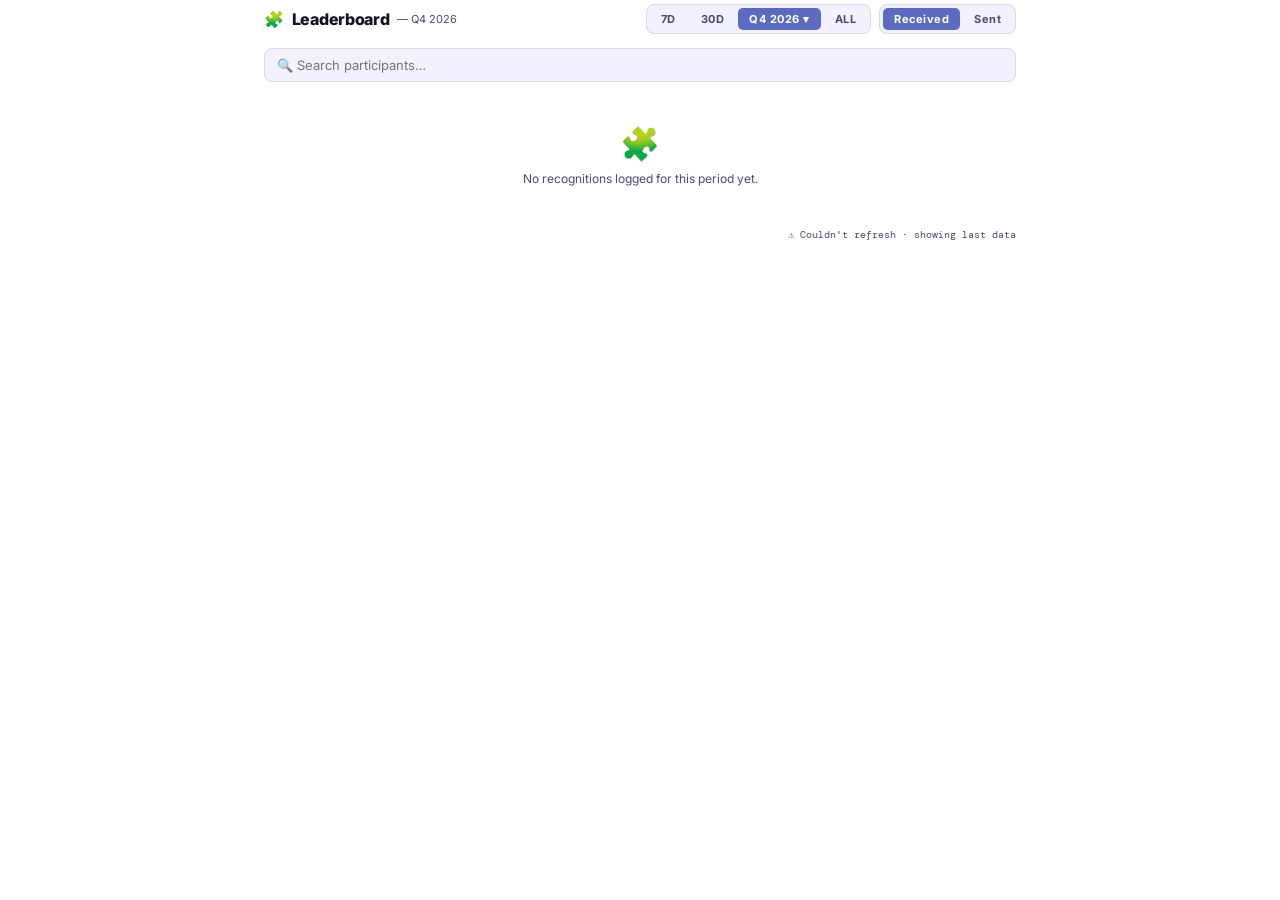
<file: embed/leaderboard-embed.html>
<!DOCTYPE html>
<html lang="en">
<head>
<meta charset="UTF-8">
<meta name="viewport" content="width=device-width, initial-scale=1.0">
<title>PuzzleBoard Leaderboard</title>
<link rel="stylesheet" href="leaderboard-embed.css">
</head>
<body>

<div class="lb-embed-wrap">

  <!-- Header row: title + period/sort controls -->
  <div class="lb-embed-header">
    <div class="lb-embed-title">🧩 <span>Leaderboard</span> <span id="lb-period-display" class="lb-embed-period"></span></div>
    <div class="lb-embed-controls">
      <div class="pill-group" id="lb-period-group" style="position:relative;">
        <button class="pill" id="ep-7d"  onclick="setEmbedPeriod('7d', this)">7D</button>
        <button class="pill" id="ep-30d" onclick="setEmbedPeriod('30d', this)">30D</button>
        <div class="period-popover-wrap">
          <button class="pill active" id="ep-quarter" onclick="toggleQuarterPopover()">Quarter ▾</button>
          <div class="period-popover" id="ep-quarter-popover">
            <div class="year-nav">
              <button class="year-nav-btn" onclick="shiftEmbedYear(-1)">‹</button>
              <div class="year-label" id="ep-year-label"></div>
              <button class="year-nav-btn" onclick="shiftEmbedYear(1)">›</button>
            </div>
            <div class="popover-grid" id="ep-quarter-grid"></div>
          </div>
        </div>
        <button class="pill" id="ep-all" onclick="setEmbedPeriod('all', this)">ALL</button>
      </div>
      <div class="pill-group" id="lb-sort-group">
        <button class="pill active" data-sort="received" onclick="setEmbedSort('received', this)">Received</button>
        <button class="pill"        data-sort="sent"     onclick="setEmbedSort('sent', this)">Sent</button>
      </div>
    </div>
  </div>

  <!-- Search -->
  <div class="lb-embed-search-wrap">
    <input type="text" id="lb-embed-search" placeholder="🔍 Search participants…" oninput="renderEmbedLeaderboard()">
  </div>

  <!-- Leaderboard body -->
  <div class="lb-embed-grid" id="lb-embed-grid">
    <div class="lb-embed-empty">
      <div class="lb-embed-empty-icon">🧩</div>
      <div>Loading leaderboard…</div>
    </div>
  </div>

  <div class="lb-embed-footer">
    <span id="lb-embed-updated"></span>
  </div>

</div>

<script src="leaderboard-embed.js"></script>
</body>
</html>
</file>
<file: puzzleboard.css>
@import url('https://fonts.googleapis.com/css2?family=Inter:wght@400;500;600;700;800&family=DM+Mono:ital,wght@0,400;0,500;1,400&display=swap');

:root {
  --bg: #f8f8ff;
  --surface: #ffffff;
  --surface2: #f2f2ff;
  --surface3: #eaeaff;
  --border: #d8d8f0;
  --accent: #5c6bc0;
  --accent-glow: rgba(92,107,192,0.15);
  --accent2: #e91e63;
  --accent3: #00c853;
  --warn: #ff9800;
  --admin: #ff6f00;
  --admin-glow: rgba(255,111,0,0.12);
  --text: #111128;
  --muted: #4a4a78;
  --rank1: #ffd600;
  --rank2: #90a4ae;
  --rank3: #ff7043;
  --danger: #f44336;
  --birthday: #e91e63;
  --anniversary: #ffd600;
  --milestone: #5c6bc0;
  --birthday-glow: rgba(233,30,99,0.12);
  --anniversary-glow: rgba(255,214,0,0.18);
}

* { box-sizing: border-box; margin: 0; padding: 0; }

body {
  background: var(--bg);
  color: var(--text);
  font-family: 'Inter', sans-serif;
  min-height: 100vh;
  overflow-x: hidden;
}

body::before {
  content: '';
  position: fixed; inset: 0;
  background:
    radial-gradient(ellipse 60% 40% at 20% -10%, rgba(92,107,192,0.07) 0%, transparent 60%),
    radial-gradient(ellipse 50% 30% at 80% 110%, rgba(0,200,83,0.05) 0%, transparent 60%);
  pointer-events: none; z-index: 0;
}

/* ══════════════════════════════════════
   VIEWS — only one visible at a time
══════════════════════════════════════ */
.view { display: none; }
.view.active { display: block; }

/* ══════════════════════════════════════
   LOCK SCREEN
══════════════════════════════════════ */
#lockScreen {
  position: fixed; inset: 0;
  background: var(--bg);
  display: flex; align-items: center; justify-content: center;
  z-index: 900;
  flex-direction: column; gap: 0;
}

.lock-card {
  background: var(--surface2);
  border: 1px solid var(--border);
  border-radius: 18px;
  padding: 40px 44px;
  width: 380px;
  text-align: center;
  position: relative;
  overflow: hidden;
}

.lock-card::before {
  content: '';
  position: absolute; top: 0; left: 0; right: 0; height: 3px;
  background: var(--admin);
}

.lock-icon { font-size: 40px; margin-bottom: 14px; }
.lock-title { font-size: 20px; font-weight: 800; margin-bottom: 6px; }
.lock-sub { font-size: 12px; color: var(--muted); margin-bottom: 24px; line-height: 1.5; }

.pin-dots {
  display: flex; justify-content: center; gap: 12px;
  margin-bottom: 24px;
}

.pin-dot {
  width: 14px; height: 14px; border-radius: 50%;
  border: 2px solid var(--border);
  background: transparent;
  transition: all 0.2s;
}

.pin-dot.filled { background: var(--admin); border-color: var(--admin); }

.pin-pad {
  display: grid; grid-template-columns: repeat(3, 1fr);
  gap: 8px; margin-bottom: 16px;
}

.pin-key {
  background: var(--surface3);
  border: 1px solid var(--border);
  border-radius: 10px;
  padding: 14px;
  font-family: 'Inter', sans-serif;
  font-size: 16px; font-weight: 700;
  color: var(--text);
  cursor: pointer;
  transition: all 0.1s;
}

.pin-key:hover { background: var(--surface); border-color: var(--accent); }
.pin-key:active { transform: scale(0.95); }
.pin-key.wide { grid-column: span 2; }
.pin-key.clear { color: var(--muted); font-size: 13px; }

.lock-error {
  font-size: 12px; color: var(--danger);
  font-weight: 700; min-height: 18px;
  animation: shake 0.3s ease;
}

@keyframes shake {
  0%,100% { transform: translateX(0); }
  25% { transform: translateX(-6px); }
  75% { transform: translateX(6px); }
}

.lock-back {
  margin-top: 16px;
  background: none; border: none;
  color: var(--muted); font-family: 'Inter', sans-serif;
  font-size: 12px; cursor: pointer;
  text-decoration: underline;
}
.lock-back:hover { color: var(--text); }

/* ══════════════════════════════════════
   SHARED HEADER
══════════════════════════════════════ */
.app-header {
  display: flex; align-items: center; justify-content: space-between;
  padding: 18px 32px;
  border-bottom: 1px solid var(--border);
  position: relative; z-index: 10;
}

.logo { display: flex; align-items: center; gap: 10px; }
.logo-icon { font-size: 24px; }
.logo-text { font-size: 19px; font-weight: 800; letter-spacing: -0.5px; }
.logo-text em { color: var(--accent); font-style: normal; }

.view-badge {
  font-size: 10px; font-weight: 700; letter-spacing: 1px; text-transform: uppercase;
  padding: 3px 9px; border-radius: 20px; margin-left: 8px;
}
.view-badge.user  { background: rgba(92,107,192,0.13); color: var(--accent); }
.view-badge.admin { background: rgba(255,159,67,0.18);  color: var(--admin); }

.header-right { display: flex; align-items: center; gap: 10px; flex-wrap: wrap; }

.channel-badge {
  background: var(--surface2); border: 1px solid var(--border);
  border-radius: 6px; padding: 4px 11px;
  font-family: 'DM Mono', monospace; font-size: 11px; color: var(--muted);
}
.channel-badge::before { content: '# '; color: var(--accent); }

/* ══════════════════════════════════════
   BUTTONS
══════════════════════════════════════ */
.btn {
  border: none; cursor: pointer; font-family: 'Inter', sans-serif;
  font-size: 12px; font-weight: 700; padding: 7px 15px;
  border-radius: 6px; transition: all 0.15s; white-space: nowrap;
  display: inline-flex; align-items: center; gap: 6px;
}
.btn-primary  { background: var(--accent); color: #fff; }
.btn-primary:hover { opacity: 0.85; transform: translateY(-1px); }
.btn-admin    { background: var(--admin); color: #000; }
.btn-admin:hover { opacity: 0.85; transform: translateY(-1px); }
.btn-ghost    { background: var(--surface2); border: 1px solid var(--border); color: var(--muted); }
.btn-ghost:hover { color: var(--text); border-color: var(--accent); }
.btn-danger   { background: var(--danger); color: #fff; }
.btn-danger:hover { opacity: 0.85; }
.btn-sm { padding: 4px 10px; font-size: 11px; }

/* ══════════════════════════════════════
   PILL GROUPS
══════════════════════════════════════ */
.pill-group {
  display: flex; gap: 3px;
  background: var(--surface2); border: 1px solid var(--border);
  border-radius: 8px; padding: 3px;
}
.pill {
  background: none; border: none; color: var(--muted);
  font-family: 'Inter', sans-serif; font-size: 11px; font-weight: 700;
  padding: 4px 11px; border-radius: 5px;
  cursor: pointer; transition: all 0.15s; letter-spacing: 0.5px; white-space: nowrap;
}
.pill.active { background: var(--accent); color: #fff; }
.pill.active-admin { background: var(--admin); color: #000; }
.pill:hover:not(.active):not(.active-admin) { color: var(--text); }

/* ══════════════════════════════════════
   STATS BAR
══════════════════════════════════════ */
.stats-bar {
  display: grid; grid-template-columns: repeat(5, 1fr);
  gap: 1px; background: var(--border);
  border-bottom: 1px solid var(--border);
  position: relative; z-index: 5;
}
.stat-cell { background: var(--surface); padding: 16px 22px; display: flex; flex-direction: column; gap: 3px; }
.stat-value { font-size: 26px; font-weight: 800; letter-spacing: -1px; line-height: 1; }
.stat-label { font-size: 10px; font-weight: 700; color: var(--muted); letter-spacing: 1.5px; text-transform: uppercase; }
.sv-purple { color: var(--accent); }
.sv-mint   { color: var(--accent3); }
.sv-pink   { color: var(--accent2); }
.sv-gold   { color: var(--rank1); }
.sv-warn   { color: var(--warn); }

/* ══════════════════════════════════════
   MY STATS BANNER
══════════════════════════════════════ */
.my-banner {
  background: linear-gradient(135deg, var(--surface2) 0%, rgba(92,107,192,0.08) 100%);
  border: 1px solid var(--accent); border-radius: 12px;
  padding: 16px 20px; margin-bottom: 20px;
  display: grid; grid-template-columns: 1fr auto auto auto auto;
  align-items: center; gap: 20px;
  box-shadow: 0 0 20px var(--accent-glow);
}
.my-banner-name { font-size: 15px; font-weight: 800; display: flex; align-items: center; gap: 8px; }
.you-tag { font-size: 10px; font-weight: 700; background: var(--accent); color: #fff; padding: 2px 7px; border-radius: 20px; letter-spacing: 0.5px; }
.my-stat-blk { text-align: center; }
.my-stat-val { font-size: 24px; font-weight: 800; letter-spacing: -1px; line-height: 1; }
.my-stat-lbl { font-size: 10px; font-weight: 700; color: var(--muted); letter-spacing: 1px; text-transform: uppercase; margin-top: 2px; }
.limit-sub { font-size: 11px; color: var(--muted); font-family: 'DM Mono', monospace; margin-top: 4px; }
.limit-sub.warn  { color: var(--warn); }
.limit-sub.maxed { color: var(--danger); font-weight: 700; }
.limit-mini-bar { height: 3px; background: var(--border); border-radius: 2px; margin-top: 4px; overflow: hidden; width: 80px; }
.limit-mini-fill { height: 100%; border-radius: 2px; background: var(--accent3); transition: width 0.5s ease; }
.limit-mini-fill.warn  { background: var(--warn); }
.limit-mini-fill.maxed { background: var(--danger); }

/* ══════════════════════════════════════
   MAIN LAYOUT
══════════════════════════════════════ */
.main-layout {
  display: grid; grid-template-columns: 1fr 290px;
  gap: 26px; padding: 26px 32px;
  max-width: 1280px; margin: 0 auto; position: relative; z-index: 5;
}

/* ══════════════════════════════════════
   SECTION TITLE
══════════════════════════════════════ */
.section-title {
  font-size: 10px; font-weight: 700; letter-spacing: 2px; text-transform: uppercase;
  color: var(--muted); margin-bottom: 14px;
  display: flex; align-items: center; gap: 10px;
}
.section-title::after { content: ''; flex: 1; height: 1px; background: var(--border); }

/* ══════════════════════════════════════
   LEADERBOARD CARDS
══════════════════════════════════════ */
.sort-tabs { display: flex; gap: 3px; background: var(--surface2); border: 1px solid var(--border); border-radius: 8px; padding: 3px; margin-bottom: 14px; width: fit-content; }

.lb-grid { display: flex; flex-direction: column; gap: 7px; }

.lb-card {
  background: var(--surface); border: 1px solid var(--border);
  border-radius: 10px; padding: 13px 17px;
  display: grid; grid-template-columns: 44px 1fr 170px 80px;
  align-items: center; gap: 13px;
  transition: all 0.2s; animation: slideIn 0.35s ease both;
}
.lb-card:hover { border-color: var(--accent); transform: translateX(3px); }
.lb-card.is-me { border-color: var(--accent); box-shadow: 0 0 14px var(--accent-glow); }
.lb-card.rank-1 { border-left: 3px solid var(--rank1); }
.lb-card.rank-2 { border-left: 3px solid var(--rank2); }
.lb-card.rank-3 { border-left: 3px solid var(--rank3); }

@keyframes slideIn { from { opacity:0; transform:translateX(-12px); } to { opacity:1; transform:translateX(0); } }

.rank-num { font-size: 19px; font-weight: 800; text-align: center; color: var(--muted); font-family: 'DM Mono', monospace; }
.rank-1 .rank-num { color: var(--rank1); }
.rank-2 .rank-num { color: var(--rank2); }
.rank-3 .rank-num { color: var(--rank3); }

.person-info { display: flex; flex-direction: column; gap: 2px; }
.person-name { font-size: 14px; font-weight: 700; display: flex; align-items: center; gap: 6px; }
.me-dot { width: 7px; height: 7px; border-radius: 50%; background: var(--accent); flex-shrink: 0; }
.person-meta { font-size: 11px; color: var(--muted); font-family: 'DM Mono', monospace; }

.dual-bars { display: flex; flex-direction: column; gap: 5px; }
.bar-row { display: flex; align-items: center; gap: 8px; }
.bar-lbl { font-size: 9px; font-weight: 700; letter-spacing: 0.5px; text-transform: uppercase; color: var(--muted); width: 34px; }
.bar-track { flex: 1; height: 3px; background: var(--border); border-radius: 2px; overflow: hidden; }
.bar-fill { height: 100%; border-radius: 2px; transition: width 0.7s cubic-bezier(0.34,1.56,0.64,1); }
.bf-sent { background: var(--accent3); }
.bf-recv { background: var(--accent2); }
.bar-val { font-size: 11px; font-family: 'DM Mono', monospace; min-width: 18px; text-align: right; }

.count-col { text-align: right; }
.count-big { font-size: 24px; font-weight: 800; letter-spacing: -1px; line-height: 1; }
.cb-total { color: var(--accent); }
.cb-sent  { color: var(--accent3); }
.cb-recv  { color: var(--accent2); }
.count-lbl { font-size: 9px; color: var(--muted); letter-spacing: 0.5px; text-transform: uppercase; }

/* ══════════════════════════════════════
   PANEL CARDS (right col)
══════════════════════════════════════ */
.right-panel { display: flex; flex-direction: column; gap: 20px; }

.panel-card { background: var(--surface); border: 1px solid var(--border); border-radius: 10px; padding: 16px; }

.puzzle-big-num { text-align: center; padding: 6px 0 14px; border-bottom: 1px solid var(--border); margin-bottom: 12px; }
.puzzle-icon { font-size: 40px; }
.puzzle-count { font-size: 36px; font-weight: 800; color: var(--accent); letter-spacing: -2px; }
.puzzle-lbl { font-size: 10px; font-weight: 700; color: var(--muted); letter-spacing: 1.5px; text-transform: uppercase; }

.activity-feed { max-height: 260px; overflow-y: auto; }
.activity-feed::-webkit-scrollbar { width: 3px; }
.activity-feed::-webkit-scrollbar-thumb { background: var(--border); border-radius: 2px; }

.act-item { display: flex; align-items: flex-start; gap: 9px; padding: 8px 0; border-bottom: 1px solid var(--border); animation: fadeUp 0.3s ease both; }
.act-item:last-child { border-bottom: none; }
@keyframes fadeUp { from { opacity:0; transform:translateY(5px); } to { opacity:1; transform:translateY(0); } }
.act-icon { font-size: 15px; margin-top: 1px; }
.act-body { flex: 1; font-size: 11px; line-height: 1.5; color: var(--muted); }
.act-body strong { color: var(--text); }
.act-recv { color: var(--accent2); font-weight: 700; }
.act-time { font-size: 10px; color: var(--muted); font-family: 'DM Mono', monospace; white-space: nowrap; }

/* ══════════════════════════════════════
   EMPTY STATE
══════════════════════════════════════ */
.empty-state { padding: 44px 20px; text-align: center; color: var(--muted); }
.empty-emoji { font-size: 40px; margin-bottom: 10px; }
.empty-title { font-size: 14px; font-weight: 700; color: var(--text); margin-bottom: 6px; }
.empty-sub { font-size: 12px; line-height: 1.6; }

/* ══════════════════════════════════════
   ADMIN VIEW — two-column config layout
══════════════════════════════════════ */
.admin-header-bar {
  background: linear-gradient(90deg, rgba(255,159,67,0.08) 0%, transparent 100%);
  border-bottom: 1px solid rgba(255,159,67,0.2);
  padding: 10px 32px;
  display: flex; align-items: center; gap: 10px;
  font-size: 11px; color: var(--admin); font-weight: 700; letter-spacing: 0.5px;
}

.admin-layout {
  display: grid; grid-template-columns: 1fr 1fr;
  gap: 22px; padding: 26px 32px;
  max-width: 1280px; margin: 0 auto; position: relative; z-index: 5;
}

.admin-card {
  background: var(--surface); border: 1px solid var(--border);
  border-radius: 12px; padding: 22px;
}

.admin-card.full { grid-column: 1 / -1; }

.admin-card-title {
  font-size: 13px; font-weight: 800; margin-bottom: 4px;
  display: flex; align-items: center; gap: 8px;
}

.admin-card-sub { font-size: 11px; color: var(--muted); margin-bottom: 18px; line-height: 1.5; }

.admin-badge {
  font-size: 9px; font-weight: 700; letter-spacing: 1px; text-transform: uppercase;
  padding: 2px 7px; border-radius: 20px; background: rgba(255,159,67,0.15); color: var(--admin);
}

/* ══════════════════════════════════════
   FORM ELEMENTS
══════════════════════════════════════ */
.form-group { margin-bottom: 14px; }
.form-label { display: block; font-size: 10px; font-weight: 700; letter-spacing: 1px; text-transform: uppercase; color: var(--muted); margin-bottom: 5px; }
.form-input, .form-textarea, .form-select {
  width: 100%; background: var(--bg); border: 1px solid var(--border);
  border-radius: 6px; color: var(--text);
  font-family: 'DM Mono', monospace; font-size: 13px;
  padding: 9px 12px; outline: none; transition: border-color 0.15s;
}
.form-input:focus, .form-textarea:focus, .form-select:focus { border-color: var(--accent); }
.form-textarea { min-height: 90px; resize: vertical; }
.form-select { appearance: none; cursor: pointer; }
.form-row { display: grid; grid-template-columns: 1fr 1fr; gap: 12px; }
.form-row-3 { display: grid; grid-template-columns: 1fr 1fr 1fr; gap: 10px; }

.input-row { display: flex; gap: 8px; }
.input-row .form-input { flex: 1; }

/* ══════════════════════════════════════
   TOGGLE SWITCH
══════════════════════════════════════ */
.toggle-wrap { display: flex; align-items: center; justify-content: space-between; margin-bottom: 14px; }
.toggle-label { font-size: 13px; font-weight: 700; }
.toggle-sub { font-size: 11px; color: var(--muted); margin-top: 2px; }
.toggle-btn {
  position: relative; width: 40px; height: 22px;
  background: var(--border); border-radius: 11px;
  border: none; cursor: pointer; transition: background 0.2s; flex-shrink: 0;
}
.toggle-btn.on { background: var(--accent); }
.toggle-btn::after {
  content: ''; position: absolute;
  width: 16px; height: 16px; background: #fff; border-radius: 50%;
  top: 3px; left: 3px; transition: left 0.2s;
}
.toggle-btn.on::after { left: 21px; }

/* ══════════════════════════════════════
   MEMBER LIST (admin)
══════════════════════════════════════ */
.member-list { display: flex; flex-direction: column; gap: 6px; max-height: 340px; overflow-y: auto; }
.member-list::-webkit-scrollbar { width: 3px; }
.member-list::-webkit-scrollbar-thumb { background: var(--border); border-radius: 2px; }

.member-row {
  display: flex; align-items: center; gap: 10px;
  background: var(--surface2); border: 1px solid var(--border);
  border-radius: 8px; padding: 9px 12px;
  animation: fadeUp 0.2s ease both;
}
.member-avatar {
  width: 30px; height: 30px; border-radius: 50%;
  background: var(--surface3); border: 1px solid var(--border);
  display: flex; align-items: center; justify-content: center;
  font-size: 12px; font-weight: 800; color: var(--accent); flex-shrink: 0;
}
.member-name { flex: 1; font-size: 13px; font-weight: 700; }
.member-meta { font-size: 10px; color: var(--muted); font-family: 'DM Mono', monospace; }
.member-stats { font-size: 11px; color: var(--muted); font-family: 'DM Mono', monospace; text-align: right; }

/* ══════════════════════════════════════
   LOG MODAL (user)
══════════════════════════════════════ */
.modal-overlay {
  position: fixed; inset: 0; background: rgba(0,0,0,0.75); backdrop-filter: blur(6px);
  z-index: 500; display: flex; align-items: center; justify-content: center;
  opacity: 0; pointer-events: none; transition: opacity 0.2s;
}
.modal-overlay.open { opacity: 1; pointer-events: all; }

.modal {
  background: var(--surface2); border: 1px solid var(--border);
  border-radius: 14px; padding: 26px;
  width: 480px; max-width: 92vw; max-height: 90vh; overflow-y: auto;
  transform: translateY(14px); transition: transform 0.2s;
}
.modal-overlay.open .modal { transform: translateY(0); }

.modal-title { font-size: 16px; font-weight: 800; margin-bottom: 5px; }
.modal-sub { font-size: 12px; color: var(--muted); margin-bottom: 18px; line-height: 1.5; }
.modal-actions { display: flex; gap: 8px; justify-content: flex-end; margin-top: 18px; }

.mode-tabs { display: flex; gap: 3px; margin-bottom: 14px; background: var(--bg); border: 1px solid var(--border); border-radius: 8px; padding: 3px; }
.mode-tab { flex: 1; background: none; border: none; color: var(--muted); font-family: 'Inter', sans-serif; font-size: 11px; font-weight: 700; padding: 6px; border-radius: 5px; cursor: pointer; transition: all 0.15s; text-align: center; }
.mode-tab.active { background: var(--surface3); color: var(--text); }

.info-box { background: rgba(92,107,192,0.07); border: 1px solid rgba(92,107,192,0.20); border-radius: 6px; padding: 10px 13px; font-size: 11px; color: var(--muted); line-height: 1.5; margin-bottom: 14px; }
.info-box strong { color: var(--text); }

.warn-box { background: rgba(255,77,109,0.08); border: 1px solid rgba(255,77,109,0.25); border-radius: 6px; padding: 10px 13px; font-size: 11px; color: var(--danger); font-weight: 700; margin-bottom: 12px; display: none; }
.warn-box.show { display: block; }

/* ══════════════════════════════════════
   USER IDENTITY MODAL
══════════════════════════════════════ */
.identity-select {
  display: flex; flex-direction: column; gap: 8px;
  max-height: 300px; overflow-y: auto;
}
.identity-option {
  display: flex; align-items: center; gap: 12px;
  background: var(--surface3); border: 1px solid var(--border);
  border-radius: 8px; padding: 11px 14px; cursor: pointer;
  transition: all 0.15s;
}
.identity-option:hover { border-color: var(--accent); background: rgba(92,107,192,0.07); }
.identity-option.selected { border-color: var(--accent); box-shadow: 0 0 10px var(--accent-glow); }
.id-avatar { width: 34px; height: 34px; border-radius: 50%; background: var(--surface2); display: flex; align-items: center; justify-content: center; font-size: 13px; font-weight: 800; color: var(--accent); flex-shrink: 0; }
.id-name { font-size: 13px; font-weight: 700; }
.id-meta { font-size: 11px; color: var(--muted); }

/* ══════════════════════════════════════
   CONFIRM DIALOG
══════════════════════════════════════ */
.confirm-overlay {
  position: fixed; inset: 0; background: rgba(0,0,0,0.8); backdrop-filter: blur(8px);
  z-index: 800; display: flex; align-items: center; justify-content: center;
  opacity: 0; pointer-events: none; transition: opacity 0.15s;
}
.confirm-overlay.open { opacity: 1; pointer-events: all; }
.confirm-box {
  background: var(--surface2); border: 1px solid var(--danger);
  border-radius: 14px; padding: 28px 32px; width: 360px; text-align: center;
}
.confirm-icon { font-size: 36px; margin-bottom: 12px; }
.confirm-title { font-size: 16px; font-weight: 800; margin-bottom: 8px; }
.confirm-msg { font-size: 12px; color: var(--muted); margin-bottom: 22px; line-height: 1.5; }
.confirm-actions { display: flex; gap: 10px; justify-content: center; }

/* ══════════════════════════════════════
   UTILITY
══════════════════════════════════════ */
.divider { height: 1px; background: var(--border); margin: 16px 0; }
.text-muted { color: var(--muted); }
.text-sm { font-size: 11px; }
.mono { font-family: 'DM Mono', monospace; }
.flex-row { display: flex; align-items: center; gap: 8px; }
.flex-between { display: flex; align-items: center; justify-content: space-between; }
.mt8 { margin-top: 8px; }
.mt12 { margin-top: 12px; }
.mt16 { margin-top: 16px; }
.spinner { width: 14px; height: 14px; border: 2px solid rgba(255,255,255,0.2); border-top-color: #fff; border-radius: 50%; animation: spin 0.6s linear infinite; }
@keyframes spin { to { transform: rotate(360deg); } }
@keyframes bounce { 0%, 100% { transform: translateY(0); } 50% { transform: translateY(-10px); } }
.drawer-entries-scroll {
  max-height: 280px;
  overflow-y: auto;
  scrollbar-width: thin;
  scrollbar-color: var(--border) transparent;
}
.drawer-entries-scroll::-webkit-scrollbar { width: 3px; }
.drawer-entries-scroll::-webkit-scrollbar-thumb { background: var(--border); border-radius: 2px; }

/* ══════════════════════════════════════
   MILESTONE NOTIFICATIONS
══════════════════════════════════════ */
.milestone-section { margin-bottom: 24px; }

.milestone-row {
  display: flex; flex-direction: column; gap: 8px; margin-bottom: 8px;
}

.milestone-card {
  border-radius: 8px; padding: 8px 12px;
  display: flex; align-items: center; gap: 10px;
  animation: slideIn 0.4s ease both;
  border: 1px solid;
  position: relative; overflow: hidden;
}

.milestone-card::before {
  content: ''; position: absolute; inset: 0;
  opacity: 0.06; pointer-events: none;
}

.milestone-card.birthday {
  background: linear-gradient(135deg, rgba(255,107,157,0.12) 0%, var(--surface) 100%);
  border-color: rgba(255,107,157,0.4);
}

.milestone-card.anniversary {
  background: linear-gradient(135deg, rgba(245,200,66,0.1) 0%, var(--surface) 100%);
  border-color: rgba(245,200,66,0.35);
}

.milestone-card.milestone-year {
  background: linear-gradient(135deg, rgba(92,107,192,0.10) 0%, var(--surface) 100%);
  border-color: rgba(92,107,192,0.35);
  box-shadow: 0 0 20px rgba(92,107,192,0.10);
}

.milestone-card.upcoming {
  opacity: 0.75;
  border-style: dashed;
}

.milestone-icon { font-size: 20px; flex-shrink: 0; line-height: 1; }

.milestone-body { flex: 1; }
.milestone-name { font-size: 13px; font-weight: 800; }
.milestone-desc { font-size: 11px; color: var(--muted); margin-top: 1px; line-height: 1.3; }

.milestone-badge {
  font-size: 10px; font-weight: 700; padding: 2px 7px; border-radius: 20px;
  white-space: nowrap; flex-shrink: 0;
}
.milestone-badge.birthday-badge   { background: rgba(255,107,157,0.18); color: var(--birthday); }
.milestone-badge.anniversary-badge { background: rgba(245,200,66,0.15); color: var(--anniversary); }
.milestone-badge.milestone-badge-yr { background: rgba(92,107,192,0.13); color: var(--milestone); }

.milestone-bonus {
  font-size: 11px; font-weight: 800; text-align: right; white-space: nowrap; flex-shrink: 0;
}
.milestone-bonus .bonus-num { font-size: 14px; letter-spacing: -0.5px; }

.milestone-days-away {
  font-size: 10px; font-weight: 700; color: var(--muted);
  letter-spacing: 0.5px; text-align: right; flex-shrink: 0;
}

.ms-today-label {
  font-size: 10px; font-weight: 700; letter-spacing: 1.5px; text-transform: uppercase;
  color: var(--birthday); margin-bottom: 6px;
  display: flex; align-items: center; gap: 8px;
}
.ms-today-label::after { content: ''; flex:1; height:1px; background: rgba(255,107,157,0.25); }
.ms-upcoming-label {
  font-size: 10px; font-weight: 700; letter-spacing: 1.5px; text-transform: uppercase;
  color: var(--muted); margin: 12px 0 6px;
  display: flex; align-items: center; gap: 8px;
}
.ms-upcoming-label::after { content: ''; flex:1; height:1px; background: var(--border); }

/* ══════════════════════════════════════
   PROFILE DRAWER (user — own card only)
══════════════════════════════════════ */
.lb-card { cursor: default; }
.lb-card.is-me { cursor: pointer; }

.lb-card .profile-drawer {
  display: none;
  width: 100%;
  flex-basis: 100%;
  margin-top: 12px;
  padding-top: 14px;
  border-top: 1px solid var(--border);
  animation: fadeUp 0.2s ease both;
}

.lb-card.expanded .profile-drawer { display: block; }

.lb-card.is-me .expand-hint {
  font-size: 10px; font-weight: 700; color: var(--accent);
  letter-spacing: 0.5px; opacity: 0.7;
  margin-left: auto; white-space: nowrap;
  transition: opacity 0.15s;
}
.lb-card.is-me:hover .expand-hint { opacity: 1; }
.lb-card.expanded .expand-hint { opacity: 1; }

.drawer-tabs {
  display: flex; gap: 3px;
  background: var(--surface2);
  border: 1px solid var(--border);
  border-radius: 7px; padding: 3px;
  width: fit-content; margin-bottom: 12px;
}
.drawer-tab {
  background: none; border: none;
  color: var(--muted); font-family: 'Inter', sans-serif;
  font-size: 11px; font-weight: 700;
  padding: 4px 12px; border-radius: 5px;
  cursor: pointer; transition: all 0.15s;
}
.drawer-tab.active { background: var(--surface3); color: var(--text); }

.drawer-entry {
  display: flex; align-items: flex-start; gap: 10px;
  padding: 8px 0; border-bottom: 1px solid var(--border);
}
.drawer-entry:last-child { border-bottom: none; }

.drawer-pip {
  width: 8px; height: 8px; border-radius: 50%; flex-shrink: 0; margin-top: 4px;
}
.drawer-pip.sent { background: var(--accent3); }
.drawer-pip.recv { background: var(--accent2); }

.drawer-body { flex: 1; }
.drawer-who { font-size: 12px; font-weight: 700; }
.drawer-note { font-size: 11px; color: var(--muted); font-style: italic; margin-top: 1px; }

.drawer-right { text-align: right; flex-shrink: 0; }
.drawer-count { font-size: 15px; font-weight: 800; font-family: "DM Mono", monospace; }
.drawer-count.sent { color: var(--accent3); }
.drawer-count.recv { color: var(--accent2); }
.drawer-date { font-size: 10px; color: var(--muted); font-family: "DM Mono", monospace; }

.drawer-empty { text-align: center; padding: 14px; color: var(--muted); font-size: 12px; }

/* ══════════════════════════════════════
   ADMIN RECORDS MODAL
══════════════════════════════════════ */
.records-table { width: 100%; border-collapse: collapse; }
.records-table th {
  font-size: 9px; font-weight: 700; letter-spacing: 1.5px;
  text-transform: uppercase; color: var(--muted);
  padding: 6px 10px; text-align: left;
  border-bottom: 1px solid var(--border);
}
.records-table td {
  padding: 9px 10px; border-bottom: 1px solid var(--border);
  font-size: 12px; vertical-align: middle;
}
.records-table tr:last-child td { border-bottom: none; }
.records-table tr:hover td { background: var(--surface2); }

.records-scroll {
  max-height: 420px; overflow-y: auto;
  border: 1px solid var(--border); border-radius: 8px;
}
.records-scroll::-webkit-scrollbar { width: 3px; }
.records-scroll::-webkit-scrollbar-thumb { background: var(--border); border-radius: 2px; }

.inline-edit-input {
  background: var(--bg); border: 1px solid var(--border);
  border-radius: 4px; color: var(--text);
  font-family: "DM Mono", monospace; font-size: 11px;
  padding: 4px 7px; width: 100%; outline: none;
}
.inline-edit-input:focus { border-color: var(--accent); }

.pill-type {
  font-size: 9px; font-weight: 700; letter-spacing: 0.5px;
  padding: 2px 7px; border-radius: 20px; white-space: nowrap;
}
.pill-type.sent { background: rgba(67,232,176,0.12); color: var(--accent3); }
.pill-type.recv { background: rgba(255,107,157,0.12); color: var(--accent2); }
.pill-type.bonus { background: rgba(92,107,192,0.10); color: var(--accent); }


/* ══════════════════════════════════════
   FILE IMPORT MODAL
══════════════════════════════════════ */
.drop-zone {
  border: 2px dashed var(--border);
  border-radius: 10px;
  padding: 28px 20px;
  text-align: center;
  cursor: pointer;
  transition: all 0.2s;
  background: var(--bg);
}
.drop-zone:hover, .drop-zone.drag-over {
  border-color: var(--admin);
  background: rgba(255,159,67,0.04);
}
.drop-zone-icon { font-size: 32px; margin-bottom: 8px; }
.drop-zone-text { font-size: 13px; font-weight: 700; color: var(--text); margin-bottom: 4px; }
.drop-zone-sub  { font-size: 11px; color: var(--muted); }

.column-mapper {
  display: grid;
  grid-template-columns: 1fr auto 1fr;
  align-items: center;
  gap: 8px;
  margin-bottom: 10px;
}
.mapper-arrow { color: var(--muted); font-size: 14px; text-align: center; }

.preview-table { width: 100%; border-collapse: collapse; font-size: 11px; }
.preview-table th {
  font-size: 9px; font-weight: 700; letter-spacing: 1px; text-transform: uppercase;
  color: var(--muted); padding: 5px 8px; border-bottom: 1px solid var(--border); text-align: left;
}
.preview-table td { padding: 5px 8px; border-bottom: 1px solid var(--border); }
.preview-table tr:last-child td { border-bottom: none; }
.preview-scroll { max-height: 160px; overflow-y: auto; border: 1px solid var(--border); border-radius: 6px; }
.preview-scroll::-webkit-scrollbar { width: 3px; }
.preview-scroll::-webkit-scrollbar-thumb { background: var(--border); border-radius: 2px; }

.import-step {
  background: var(--surface3); border: 1px solid var(--border); border-radius: 8px;
  padding: 12px 14px; margin-bottom: 10px;
}
.import-step-title { font-size: 12px; font-weight: 700; margin-bottom: 8px; display: flex; align-items: center; gap: 8px; }
.step-num {
  width: 20px; height: 20px; border-radius: 50%; background: var(--admin);
  color: #000; font-size: 10px; font-weight: 800;
  display: flex; align-items: center; justify-content: center; flex-shrink: 0;
}


/* ══════════════════════════════════════
   ADMIN TABS
══════════════════════════════════════ */
.admin-tabs-bar {
  display: flex;
  gap: 0;
  border-bottom: 1px solid rgba(255,159,67,0.2);
  padding: 0 32px;
  background: rgba(255,159,67,0.03);
  position: relative; z-index: 5;
}

.admin-tab-btn {
  background: none; border: none;
  font-family: 'Inter', sans-serif; font-size: 13px; font-weight: 700;
  color: var(--muted); padding: 14px 22px;
  cursor: pointer; transition: all 0.15s;
  border-bottom: 3px solid transparent;
  margin-bottom: -1px;
  display: flex; align-items: center; gap: 8px;
  letter-spacing: 0.3px;
}
.admin-tab-btn:hover { color: var(--text); }
.admin-tab-btn.active { color: var(--admin); border-bottom-color: var(--admin); }

.admin-tab-panel { display: none; }
.admin-tab-panel.active { display: block; }

.admin-summary-bar {
  display: grid; grid-template-columns: repeat(4,1fr);
  gap: 1px; background: var(--border);
  border-bottom: 1px solid var(--border);
  position: relative; z-index: 5;
}

.member-search-wrap {
  position: relative; margin-bottom: 12px;
}
.member-search-wrap input {
  padding-left: 34px;
}
.member-search-icon {
  position: absolute; left: 11px; top: 50%; transform: translateY(-50%);
  color: var(--muted); font-size: 14px; pointer-events: none;
}


/* ══════════════════════════════════════
   PERIOD PICKER POPOVER
══════════════════════════════════════ */
.period-popover-wrap { position: relative; display: inline-flex; }

.period-popover {
  position: absolute; top: calc(100% + 8px); left: 0;
  background: var(--surface2); border: 1px solid var(--border);
  border-radius: 10px; padding: 14px 16px;
  z-index: 200; min-width: 240px;
  box-shadow: 0 8px 32px rgba(0,0,0,0.4);
  animation: fadeUp 0.15s ease both;
  display: none;
}
.period-popover.open { display: block; }

.popover-title {
  font-size: 10px; font-weight: 700; letter-spacing: 1.5px;
  text-transform: uppercase; color: var(--muted); margin-bottom: 10px;
}

.popover-grid { display: grid; grid-template-columns: 1fr 1fr; gap: 5px; margin-bottom: 6px; }

.popover-item {
  background: var(--surface3); border: 1px solid var(--border);
  border-radius: 6px; padding: 6px 10px;
  font-size: 12px; font-weight: 700; color: var(--text);
  cursor: pointer; transition: all 0.12s; text-align: center;
  font-family: 'Inter', sans-serif; border: none;
}
.popover-item:hover { background: var(--surface); border: 1px solid var(--accent); }
.popover-item.active { background: var(--accent); color: #fff; border: 1px solid var(--accent); }

.year-nav {
  display: flex; align-items: center; justify-content: space-between;
  margin-bottom: 8px;
}
.year-nav-btn {
  background: var(--surface3); border: none; color: var(--text);
  font-size: 14px; cursor: pointer; padding: 2px 8px; border-radius: 4px;
  transition: background 0.12s;
}
.year-nav-btn:hover { background: var(--surface); }
.year-label { font-size: 13px; font-weight: 700; }
</file>
<file: embed/leaderboard-embed.css>
@import url('https://fonts.googleapis.com/css2?family=Inter:wght@400;500;600;700;800&family=DM+Mono:ital,wght@0,400;0,500;1,400&display=swap');

:root {
  --bg: transparent;
  --surface: #ffffff;
  --surface2: #f2f2ff;
  --surface3: #eaeaff;
  --border: #d8d8f0;
  --accent: #5c6bc0;
  --accent-glow: rgba(92,107,192,0.15);
  --accent2: #e91e63;
  --accent3: #00c853;
  --rank1: #ffd600;
  --rank2: #90a4ae;
  --rank3: #ff7043;
  --text: #111128;
  --muted: #4a4a78;
}

* { box-sizing: border-box; margin: 0; padding: 0; }

body {
  background: var(--bg);
  color: var(--text);
  font-family: 'Inter', sans-serif;
}

.lb-embed-wrap {
  max-width: 760px;
  margin: 0 auto;
  padding: 4px;
}

/* ── Header ── */
.lb-embed-header {
  display: flex;
  align-items: center;
  justify-content: space-between;
  flex-wrap: wrap;
  gap: 10px;
  margin-bottom: 14px;
}
.lb-embed-title {
  font-size: 16px;
  font-weight: 800;
  letter-spacing: -0.3px;
  display: flex;
  align-items: center;
  gap: 8px;
}
.lb-embed-period {
  font-size: 11px;
  font-weight: 400;
  color: var(--muted);
  letter-spacing: 0;
}
.lb-embed-controls {
  display: flex;
  gap: 8px;
  flex-wrap: wrap;
}

.pill-group {
  display: flex; gap: 3px;
  background: var(--surface2); border: 1px solid var(--border);
  border-radius: 8px; padding: 3px;
}
.pill {
  background: none; border: none; color: var(--muted);
  font-family: 'Inter', sans-serif; font-size: 11px; font-weight: 700;
  padding: 4px 11px; border-radius: 5px;
  cursor: pointer; transition: all 0.15s; letter-spacing: 0.5px; white-space: nowrap;
}
.pill.active { background: var(--accent); color: #fff; }
.pill:hover:not(.active) { color: var(--text); }

/* ── Quarter popover ── */
.period-popover-wrap { position: relative; display: inline-flex; }

.period-popover {
  position: absolute; top: calc(100% + 8px); left: 0;
  background: var(--surface2); border: 1px solid var(--border);
  border-radius: 10px; padding: 12px 14px;
  z-index: 200; min-width: 180px;
  box-shadow: 0 8px 32px rgba(0,0,0,0.18);
  display: none;
}
.period-popover.open { display: block; }

.popover-grid { display: grid; grid-template-columns: 1fr 1fr; gap: 5px; }

.popover-item {
  background: var(--surface3); border: none;
  border-radius: 6px; padding: 6px 10px;
  font-size: 12px; font-weight: 700; color: var(--text);
  cursor: pointer; transition: all 0.12s; text-align: center;
  font-family: 'Inter', sans-serif;
}
.popover-item:hover { background: var(--surface); }
.popover-item.active { background: var(--accent); color: #fff; }
.popover-item:disabled { opacity: 0.3; cursor: not-allowed; }

.year-nav {
  display: flex; align-items: center; justify-content: space-between;
  margin-bottom: 8px;
}
.year-nav-btn {
  background: var(--surface3); border: none; color: var(--text);
  font-size: 14px; cursor: pointer; padding: 2px 8px; border-radius: 4px;
}
.year-nav-btn:hover { background: var(--surface); }
.year-label { font-size: 13px; font-weight: 700; }

/* ── Search ── */
.lb-embed-search-wrap { margin-bottom: 10px; }
#lb-embed-search {
  width: 100%;
  padding: 8px 12px;
  border: 1px solid var(--border);
  border-radius: 8px;
  background: var(--surface2);
  color: var(--text);
  font-size: 13px;
  font-family: 'Inter', sans-serif;
  outline: none;
  box-sizing: border-box;
}
#lb-embed-search:focus { border-color: var(--accent); }

/* ── Leaderboard grid ── */
.lb-embed-grid { display: flex; flex-direction: column; gap: 7px; }

.lb-embed-card {
  background: var(--surface); border: 1px solid var(--border);
  border-radius: 10px; padding: 11px 15px;
  display: grid; grid-template-columns: 36px 1fr 140px 64px;
  align-items: center; gap: 12px;
  animation: lbFadeIn 0.3s ease both;
}
.lb-embed-card.rank-1 { border-left: 3px solid var(--rank1); }
.lb-embed-card.rank-2 { border-left: 3px solid var(--rank2); }
.lb-embed-card.rank-3 { border-left: 3px solid var(--rank3); }

@keyframes lbFadeIn { from { opacity:0; transform:translateY(4px); } to { opacity:1; transform:translateY(0); } }

.lb-embed-rank { font-size: 16px; font-weight: 800; text-align: center; color: var(--muted); font-family: 'DM Mono', monospace; }
.lb-embed-card.rank-1 .lb-embed-rank { color: var(--rank1); }
.lb-embed-card.rank-2 .lb-embed-rank { color: var(--rank2); }
.lb-embed-card.rank-3 .lb-embed-rank { color: var(--rank3); }

.lb-embed-name-block { min-width: 0; }
.lb-embed-name { font-size: 13px; font-weight: 700; white-space: nowrap; overflow: hidden; text-overflow: ellipsis; }
.lb-embed-meta { font-size: 10px; color: var(--muted); font-family: 'DM Mono', monospace; }

.lb-embed-bars { display: flex; flex-direction: column; gap: 4px; }
.lb-embed-bar-row { display: flex; align-items: center; gap: 6px; }
.lb-embed-bar-lbl { font-size: 8px; font-weight: 700; letter-spacing: 0.5px; text-transform: uppercase; color: var(--muted); width: 30px; }
.lb-embed-bar-track { flex: 1; height: 3px; background: var(--border); border-radius: 2px; overflow: hidden; }
.lb-embed-bar-fill { height: 100%; border-radius: 2px; transition: width 0.5s ease; }
.lb-embed-bar-fill.sent { background: var(--accent3); }
.lb-embed-bar-fill.recv { background: var(--accent2); }
.lb-embed-bar-val { font-size: 10px; font-family: 'DM Mono', monospace; min-width: 16px; text-align: right; }

.lb-embed-count { text-align: right; }
.lb-embed-count-big { font-size: 20px; font-weight: 800; letter-spacing: -1px; line-height: 1; }
.lb-embed-count-big.sent { color: var(--accent3); }
.lb-embed-count-big.recv { color: var(--accent2); }
.lb-embed-count-lbl { font-size: 8px; color: var(--muted); letter-spacing: 0.5px; text-transform: uppercase; }

/* ── Empty / loading state ── */
.lb-embed-empty {
  text-align: center;
  padding: 32px 16px;
  color: var(--muted);
  font-size: 12px;
}
.lb-embed-empty-icon { font-size: 32px; margin-bottom: 8px; }

/* ── Footer ── */
.lb-embed-footer {
  margin-top: 10px;
  text-align: right;
  font-size: 10px;
  color: var(--muted);
  font-family: 'DM Mono', monospace;
}
</file>
